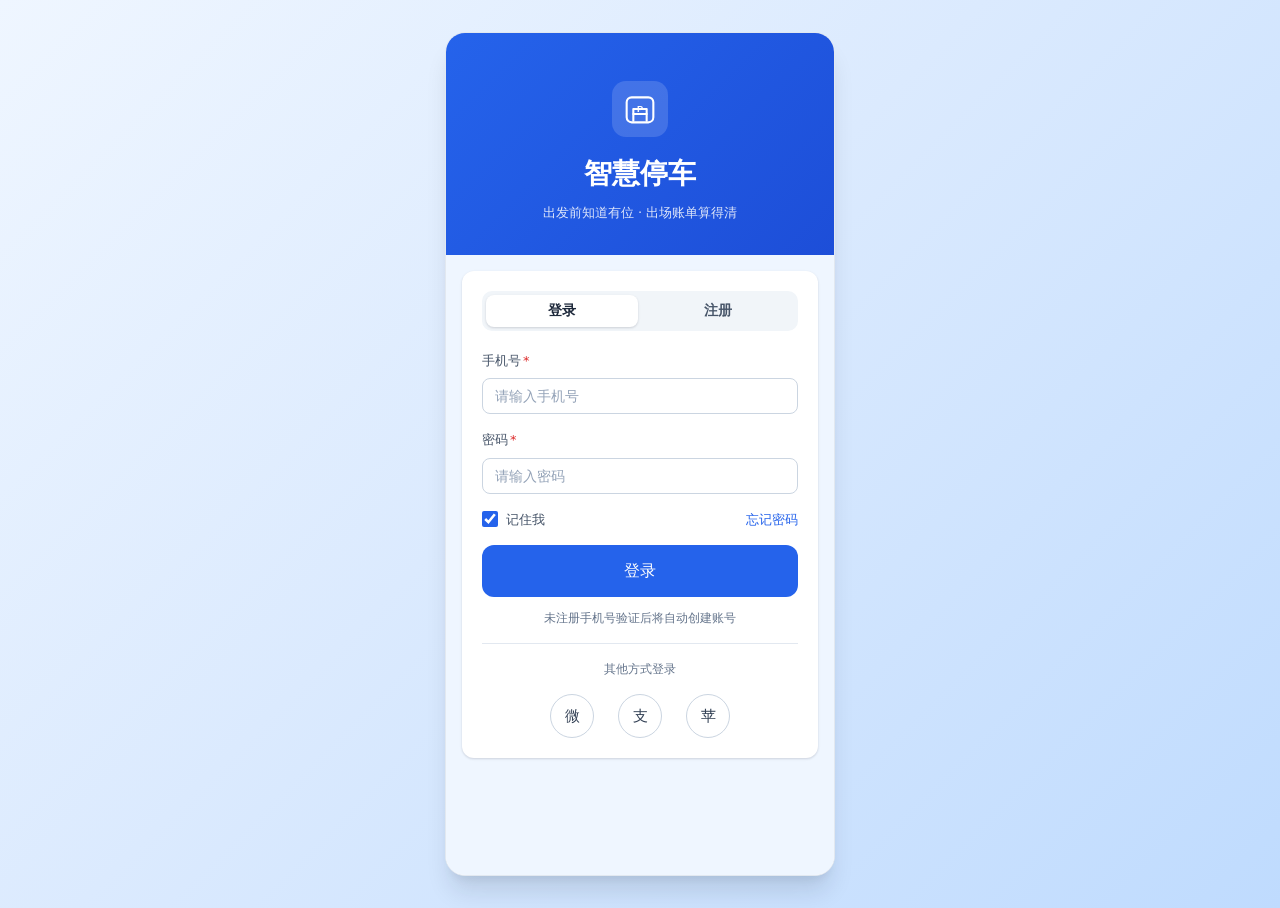
<file: static/index.html>
<!DOCTYPE html>
<html lang="zh-CN">
<head>
  <meta charset="UTF-8">
  <meta name="viewport" content="width=device-width, initial-scale=1.0">
  <title>智慧停车 · 登录/注册</title>
  <link rel="icon" href="./img/favicon.svg" type="image/svg+xml">
  <link rel="stylesheet" href="./css/common.css">
  <link rel="stylesheet" href="./css/index.css">
</head>
<body>
  <div class="viewport">
    <div class="phone-frame">
      <div class="screen">

        <!-- 品牌视觉区 -->
        <header class="brand">
          <div class="brand__logo" aria-hidden="true">
            <svg viewBox="0 0 48 48" width="40" height="40" fill="none" stroke="#fff" stroke-width="2.5" stroke-linecap="round" stroke-linejoin="round">
              <rect x="8" y="10" width="32" height="30" rx="6"/>
              <path d="M16 38V24h16v14"/>
              <path d="M16 30h16"/>
              <text x="24" y="28" font-size="11" fill="#fff" stroke="none" text-anchor="middle" font-family="sans-serif" font-weight="700">P</text>
            </svg>
          </div>
          <h1 class="brand__title">智慧停车</h1>
          <p class="brand__sub">出发前知道有位 · 出场账单算得清</p>
        </header>

        <main class="screen__main">
          <section class="card card--p5">
            <!-- 登录 / 注册 切换 -->
            <div class="segmented" id="authTabs" role="tablist">
              <button class="active" data-tab="login" role="tab">登录</button>
              <button data-tab="register" role="tab">注册</button>
            </div>

            <!-- ===== 登录面板 ===== -->
            <form id="loginForm" class="auth-form" novalidate>
              <div class="field">
                <label for="loginPhone">手机号<span class="req">*</span></label>
                <input class="input" type="tel" name="phone" id="loginPhone"
                       placeholder="请输入手机号" maxlength="11" autocomplete="username">
                <span class="err-msg"><svg width="14" height="14" viewBox="0 0 24 24" fill="currentColor"><path d="M12 2 1 21h22L12 2zm0 6 7 12H5l7-12zm-1 4v4h2v-4h-2zm0 5v2h2v-2h-2z"/></svg><span>手机号格式不正确</span></span>
              </div>
              <div class="field">
                <label for="loginPwd">密码<span class="req">*</span></label>
                <input class="input" type="password" name="password" id="loginPwd"
                       placeholder="请输入密码" autocomplete="current-password">
                <span class="err-msg"><svg width="14" height="14" viewBox="0 0 24 24" fill="currentColor"><path d="M12 2 1 21h22L12 2zm0 6 7 12H5l7-12zm-1 4v4h2v-4h-2zm0 5v2h2v-2h-2z"/></svg><span>请输入密码</span></span>
              </div>
              <div class="field field--row">
                <label class="checkbox"><input type="checkbox" name="remember" checked> 记住我</label>
                <a href="javascript:void(0)" class="text-blue text-sm">忘记密码</a>
              </div>
              <!-- 点击后调用 POST /api/login，参数为表单序列化结果 -->
              <button type="button" class="btn btn-xl btn-primary" id="btnLogin">登录</button>
              <p class="hint center mt3">未注册手机号验证后将自动创建账号</p>
            </form>

            <!-- ===== 注册面板 ===== -->
            <form id="registerForm" class="auth-form" novalidate style="display:none">
              <div class="field">
                <label for="regPhone">手机号<span class="req">*</span></label>
                <input class="input" type="tel" name="phone" id="regPhone"
                       placeholder="请输入手机号" maxlength="11" autocomplete="username">
                <span class="err-msg"><svg width="14" height="14" viewBox="0 0 24 24" fill="currentColor"><path d="M12 2 1 21h22L12 2zm0 6 7 12H5l7-12zm-1 4v4h2v-4h-2zm0 5v2h2v-2h-2z"/></svg><span>手机号格式不正确</span></span>
              </div>
              <div class="field">
                <label for="regCode">短信验证码<span class="req">*</span></label>
                <div class="field-row">
                  <input class="input" type="text" name="smsCode" id="regCode"
                         placeholder="6 位验证码" maxlength="6" inputmode="numeric">
                  <!-- 点击后调用 POST /api/sms/send，参数为 { phone } -->
                  <button type="button" class="btn btn-md btn-secondary" id="btnSendCode">获取验证码</button>
                </div>
                <span class="err-msg"><svg width="14" height="14" viewBox="0 0 24 24" fill="currentColor"><path d="M12 2 1 21h22L12 2zm0 6 7 12H5l7-12zm-1 4v4h2v-4h-2zm0 5v2h2v-2h-2z"/></svg><span>请输入 6 位验证码</span></span>
              </div>
              <div class="field">
                <label for="regPwd">设置密码<span class="req">*</span></label>
                <input class="input" type="password" name="password" id="regPwd"
                       placeholder="6–20 位字母数字组合" autocomplete="new-password">
                <span class="err-msg"><svg width="14" height="14" viewBox="0 0 24 24" fill="currentColor"><path d="M12 2 1 21h22L12 2zm0 6 7 12H5l7-12zm-1 4v4h2v-4h-2zm0 5v2h2v-2h-2z"/></svg><span>密码为 6–20 位</span></span>
              </div>
              <div class="field">
                <label class="checkbox"><input type="checkbox" name="agreement" id="regAgree"> 我已阅读并同意《用户协议》《隐私政策》</label>
                <span class="err-msg"><svg width="14" height="14" viewBox="0 0 24 24" fill="currentColor"><path d="M12 2 1 21h22L12 2zm0 6 7 12H5l7-12zm-1 4v4h2v-4h-2zm0 5v2h2v-2h-2z"/></svg><span>请先同意用户协议与隐私政策</span></span>
              </div>
              <!-- 点击后调用 POST /api/register，参数为表单序列化结果 -->
              <button type="button" class="btn btn-xl btn-primary" id="btnRegister">注册并登录</button>
            </form>

            <div class="divider"></div>
            <p class="text-xs text-tertiary center" style="text-align:center">其他方式登录</p>
            <div class="third-party">
              <button type="button" class="tp-btn" id="btnWechat" title="微信登录">微</button>
              <button type="button" class="tp-btn" id="btnAlipay" title="支付宝登录">支</button>
              <button type="button" class="tp-btn" id="btnApple"  title="Apple 登录">苹</button>
            </div>
          </section>
        </main>

      </div>
    </div>
  </div>

  <div class="toast-wrap" id="toastWrap"></div>
  <script src="./js/common.js"></script>
  <script src="./js/index.js"></script>
</body>
</html>
</file>
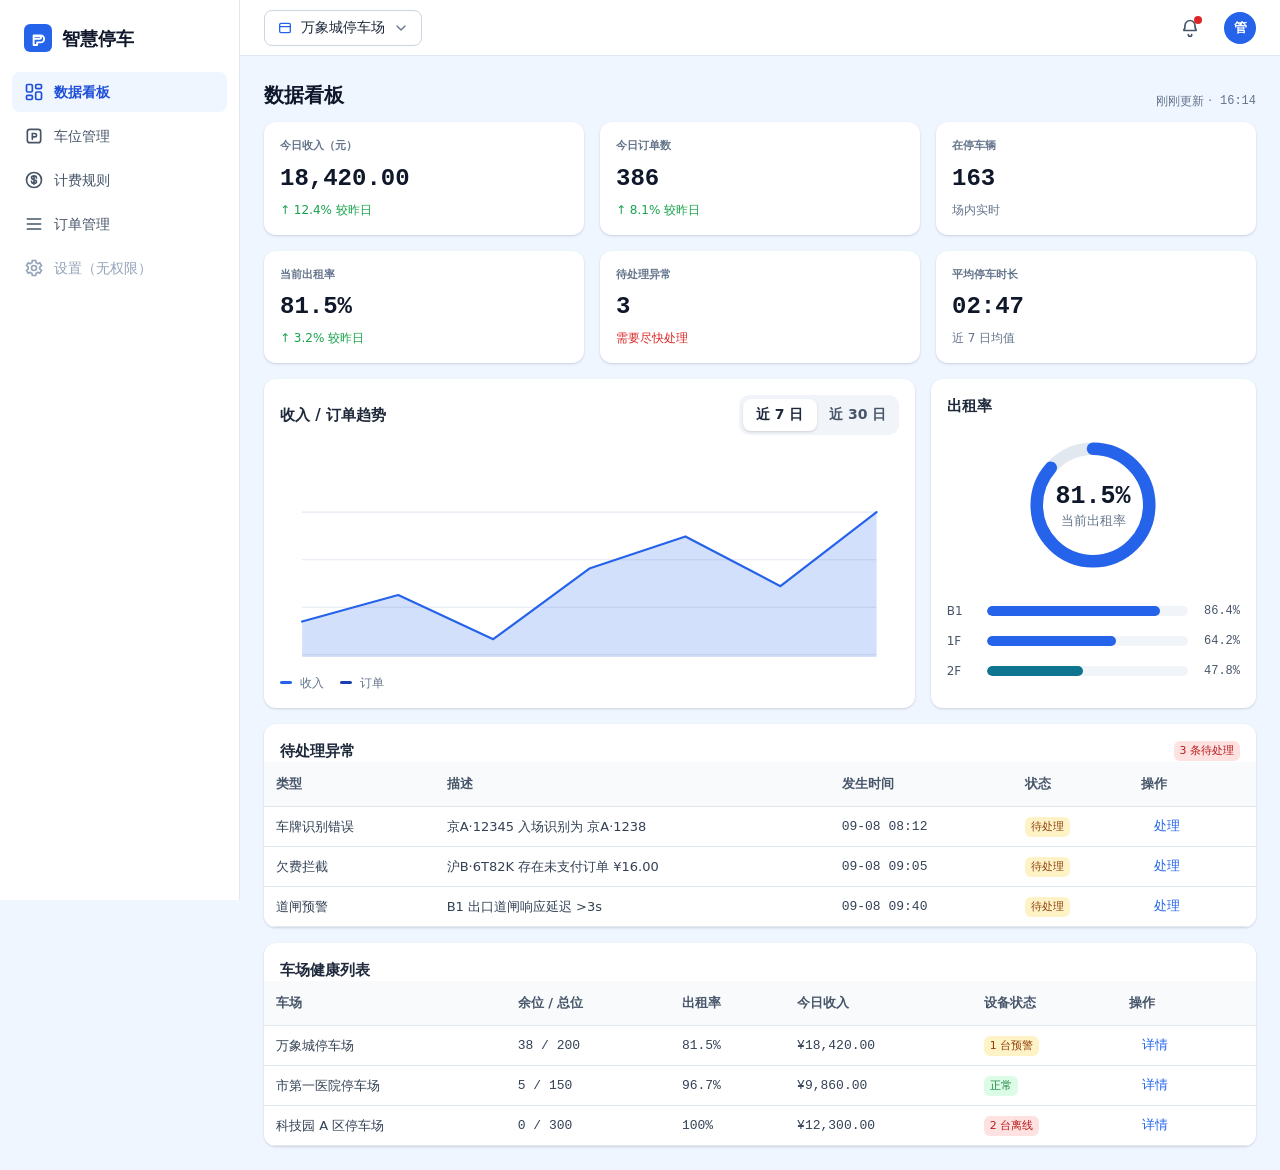
<file: static/admin-dashboard.html>
<!DOCTYPE html>
<html lang="zh-CN">
<head>
  <meta charset="UTF-8">
  <meta name="viewport" content="width=device-width, initial-scale=1.0">
  <title>智慧停车运营平台 · 数据看板</title>
  <link rel="icon" href="./img/favicon.svg" type="image/svg+xml">
  <link rel="stylesheet" href="./css/common.css">
  <link rel="stylesheet" href="./css/admin.css">
</head>
<body>
  <div class="admin-layout">
    <!-- 左侧导航 -->
    <aside class="admin-side">
      <div class="admin-logo">
        <svg viewBox="0 0 32 32"><rect width="32" height="32" rx="7" fill="#2563EB"/><path d="M11 24V13h8a4 4 0 0 1 0 8h-4v3z" fill="none" stroke="#fff" stroke-width="2.2" stroke-linejoin="round"/><path d="M11 17h7a1.5 1.5 0 0 0 0-3h-7" fill="none" stroke="#fff" stroke-width="2.2" stroke-linejoin="round"/></svg>
        智慧停车
      </div>
      <nav class="admin-nav">
        <a href="admin-dashboard.html" class="active"><svg viewBox="0 0 24 24" fill="none" stroke="currentColor" stroke-width="2" stroke-linecap="round"><rect x="3" y="3" width="7" height="9" rx="1.5"/><rect x="14" y="3" width="7" height="5" rx="1.5"/><rect x="14" y="12" width="7" height="9" rx="1.5"/><rect x="3" y="16" width="7" height="5" rx="1.5"/></svg>数据看板</a>
        <a href="admin-slots.html"><svg viewBox="0 0 24 24" fill="none" stroke="currentColor" stroke-width="2" stroke-linecap="round"><rect x="4" y="4" width="16" height="16" rx="3"/><path d="M10 16V9h3a2 2 0 0 1 0 4h-3"/></svg>车位管理</a>
        <a href="admin-pricing.html"><svg viewBox="0 0 24 24" fill="none" stroke="currentColor" stroke-width="2" stroke-linecap="round"><circle cx="12" cy="12" r="9"/><path d="M12 7v10M15 9.5c0-1.4-1.3-2.5-3-2.5s-3 1-3 2.2c0 3 6 1.6 6 4.6 0 1.2-1.3 2.2-3 2.2s-3-1.1-3-2.5"/></svg>计费规则</a>
        <a href="admin-orders.html"><svg viewBox="0 0 24 24" fill="none" stroke="currentColor" stroke-width="2" stroke-linecap="round"><path d="M4 6h16M4 12h16M4 18h16"/></svg>订单管理</a>
        <a class="disabled"><svg viewBox="0 0 24 24" fill="none" stroke="currentColor" stroke-width="2" stroke-linecap="round"><circle cx="12" cy="12" r="3"/><path d="M19 12a7 7 0 0 0-.1-1.2l2-1.6-2-3.4-2.4 1a7 7 0 0 0-2-1.2L14 3h-4l-.5 2.6a7 7 0 0 0-2 1.2l-2.4-1-2 3.4 2 1.6A7 7 0 0 0 5 12c0 .4 0 .8.1 1.2l-2 1.6 2 3.4 2.4-1a7 7 0 0 0 2 1.2L10 21h4l.5-2.6a7 7 0 0 0 2-1.2l2.4 1 2-3.4-2-1.6c.1-.4.1-.8.1-1.2z"/></svg>设置（无权限）</a>
      </nav>
    </aside>

    <div class="admin-main">
      <!-- 顶栏：全局车场切换器 -->
      <header class="admin-top">
        <button class="switcher" id="parkSwitcher">
          <svg viewBox="0 0 24 24" fill="none" stroke="currentColor" stroke-width="2" stroke-linecap="round"><rect x="4" y="5" width="16" height="14" rx="2"/><path d="M4 10h16"/></svg>
          <span id="curPark">万象城停车场</span>
          <svg viewBox="0 0 24 24" width="14" height="14" fill="none" stroke="#64748B" stroke-width="2" stroke-linecap="round" stroke-linejoin="round"><path d="m6 9 6 6 6-6"/></svg>
        </button>
        <div class="top-right">
          <span class="bell" title="消息">
            <svg width="20" height="20" viewBox="0 0 24 24" fill="none" stroke="currentColor" stroke-width="2" stroke-linecap="round"><path d="M6 9a6 6 0 1 1 12 0c0 5 2 6 2 6H4s2-1 2-6"/><path d="M10 20a2 2 0 0 0 4 0"/></svg>
            <span class="reddot"></span>
          </span>
          <span class="avatar">管</span>
        </div>
      </header>

      <main class="admin-content">
        <div class="flex center between">
          <h1 class="page-title" style="margin-bottom:12px">数据看板</h1>
          <span class="text-xs text-tertiary flex center gap2"><span class="dot-live"></span>刚刚更新 · <span class="tabular" id="updatedAt">09:00</span></span>
        </div>

        <!-- 指标卡 ×6 -->
        <div class="metric-grid" id="metricGrid">
          <div class="metric-card"><div class="metric-card__label">今日收入（元）<span class="dot-live"></span></div><div class="metric-card__value">18,420.00</div><div class="metric-card__delta text-success">↑ 12.4% 较昨日</div></div>
          <div class="metric-card"><div class="metric-card__label">今日订单数</div><div class="metric-card__value">386</div><div class="metric-card__delta text-success">↑ 8.1% 较昨日</div></div>
          <div class="metric-card"><div class="metric-card__label">在停车辆</div><div class="metric-card__value">163</div><div class="metric-card__delta text-tertiary">场内实时</div></div>
          <div class="metric-card"><div class="metric-card__label">当前出租率</div><div class="metric-card__value">81.5%</div><div class="metric-card__delta text-success">↑ 3.2% 较昨日</div></div>
          <div class="metric-card"><div class="metric-card__label">待处理异常</div><div class="metric-card__value text-danger">3</div><div class="metric-card__delta text-danger">需要尽快处理</div></div>
          <div class="metric-card"><div class="metric-card__label">平均停车时长</div><div class="metric-card__value">02:47</div><div class="metric-card__delta text-tertiary">近 7 日均值</div></div>
        </div>

        <!-- 趋势图 + 出租率 -->
        <div class="chart-grid">
          <div class="chart-card">
            <div class="chart-card__head">
              <span class="chart-card__title">收入 / 订单趋势</span>
              <div class="segmented" style="width:160px" id="trendTabs">
                <button class="active" data-range="7d">近 7 日</button>
                <button data-range="30d">近 30 日</button>
              </div>
            </div>
            <!-- 收入折线（SVG 手绘，单色 + 20% 面积渐变，无数据标签） -->
            <svg id="trendChart" viewBox="0 0 560 200" style="width:100%;height:auto">
              <line x1="20" y1="59"  x2="540" y2="59"  stroke="#E2E8F0"/>
              <line x1="20" y1="102" x2="540" y2="102" stroke="#E2E8F0"/>
              <line x1="20" y1="145" x2="540" y2="145" stroke="#E2E8F0"/>
              <line x1="20" y1="188" x2="540" y2="188" stroke="#E2E8F0"/>
              <path id="areaPath" d="M20,158 L107,134 L193,174 L280,110 L367,81 L453,126 L540,59 L540,190 L20,190 Z" fill="rgba(37,99,235,.20)"/>
              <path id="linePath" d="M20,158 L107,134 L193,174 L280,110 L367,81 L453,126 L540,59" fill="none" stroke="#2563EB" stroke-width="2" stroke-linecap="round" stroke-linejoin="round"/>
            </svg>
            <div class="flex gap4 text-xs text-tertiary">
              <span class="flex center gap2"><span style="width:12px;height:3px;background:#2563EB;border-radius:2px"></span>收入</span>
              <span class="flex center gap2"><span style="width:12px;height:3px;background:#1E40AF;border-radius:2px"></span>订单</span>
            </div>
          </div>

          <div class="chart-card">
            <div class="chart-card__head"><span class="chart-card__title">出租率</span></div>
            <div style="display:flex;justify-content:center">
              <svg viewBox="0 0 120 120" style="width:150px;height:150px">
                <circle cx="60" cy="60" r="45" stroke="#E2E8F0" stroke-width="10" fill="none"/>
                <circle cx="60" cy="60" r="45" stroke="#2563EB" stroke-width="10" fill="none" stroke-linecap="round" stroke-dasharray="244.2 282.7" transform="rotate(-90 60 60)"/>
                <text x="60" y="58" text-anchor="middle" font-size="20" font-weight="700" fill="#0F172A" font-family="monospace">81.5%</text>
                <text x="60" y="76" text-anchor="middle" font-size="10" fill="#64748B">当前出租率</text>
              </svg>
            </div>
            <div class="mt4">
              <div class="bar-row"><span style="width:32px">B1</span><div class="bar-track"><div class="bar-fill" style="width:86%"></div></div><span class="bar-val">86.4%</span></div>
              <div class="bar-row"><span style="width:32px">1F</span><div class="bar-track"><div class="bar-fill" style="width:64%;background:#2563EB"></div></div><span class="bar-val">64.2%</span></div>
              <div class="bar-row"><span style="width:32px">2F</span><div class="bar-track"><div class="bar-fill" style="width:48%;background:#0E7490"></div></div><span class="bar-val">47.8%</span></div>
            </div>
          </div>
        </div>

        <!-- 待处理异常 -->
        <div class="tbl-wrap" style="margin-top:16px">
          <div style="padding:16px 16px 0" class="flex center between">
            <span class="chart-card__title">待处理异常</span>
            <span class="badge badge-danger badge-sm">3 条待处理</span>
          </div>
          <table class="tbl">
            <thead><tr><th>类型</th><th>描述</th><th>发生时间</th><th>状态</th><th>操作</th></tr></thead>
            <tbody>
              <tr><td>车牌识别错误</td><td>京A·12345 入场识别为 京A·1238</td><td class="tabular">09-08 08:12</td><td><span class="badge badge-warning badge-sm">待处理</span></td><td><button class="btn btn-sm btn-text" data-act="handle">处理</button></td></tr>
              <tr><td>欠费拦截</td><td>沪B·6T82K 存在未支付订单 ¥16.00</td><td class="tabular">09-08 09:05</td><td><span class="badge badge-warning badge-sm">待处理</span></td><td><button class="btn btn-sm btn-text" data-act="handle">处理</button></td></tr>
              <tr><td>道闸预警</td><td>B1 出口道闸响应延迟 &gt;3s</td><td class="tabular">09-08 09:40</td><td><span class="badge badge-warning badge-sm">待处理</span></td><td><button class="btn btn-sm btn-text" data-act="handle">处理</button></td></tr>
            </tbody>
          </table>
        </div>

        <!-- 车场健康列表 -->
        <div class="tbl-wrap">
          <div style="padding:16px 16px 0"><span class="chart-card__title">车场健康列表</span></div>
          <table class="tbl" id="healthTbl">
            <thead><tr><th>车场</th><th>余位 / 总位</th><th>出租率</th><th>今日收入</th><th>设备状态</th><th>操作</th></tr></thead>
            <tbody>
              <tr><td>万象城停车场</td><td class="tabular">38 / 200</td><td class="tabular">81.5%</td><td class="tabular">¥18,420.00</td><td><span class="badge badge-warning badge-sm">1 台预警</span></td><td><button class="btn btn-sm btn-text" data-act="detail">详情</button></td></tr>
              <tr><td>市第一医院停车场</td><td class="tabular">5 / 150</td><td class="tabular">96.7%</td><td class="tabular">¥9,860.00</td><td><span class="badge badge-success badge-sm">正常</span></td><td><button class="btn btn-sm btn-text" data-act="detail">详情</button></td></tr>
              <tr><td>科技园 A 区停车场</td><td class="tabular">0 / 300</td><td class="tabular">100%</td><td class="tabular">¥12,300.00</td><td><span class="badge badge-danger badge-sm">2 台离线</span></td><td><button class="btn btn-sm btn-text" data-act="detail">详情</button></td></tr>
            </tbody>
          </table>
        </div>
      </main>
    </div>
  </div>

  <div class="toast-wrap" id="toastWrap"></div>
  <script src="./js/common.js"></script>
  <script src="./js/admin-dashboard.js"></script>
</body>
</html>
</file>
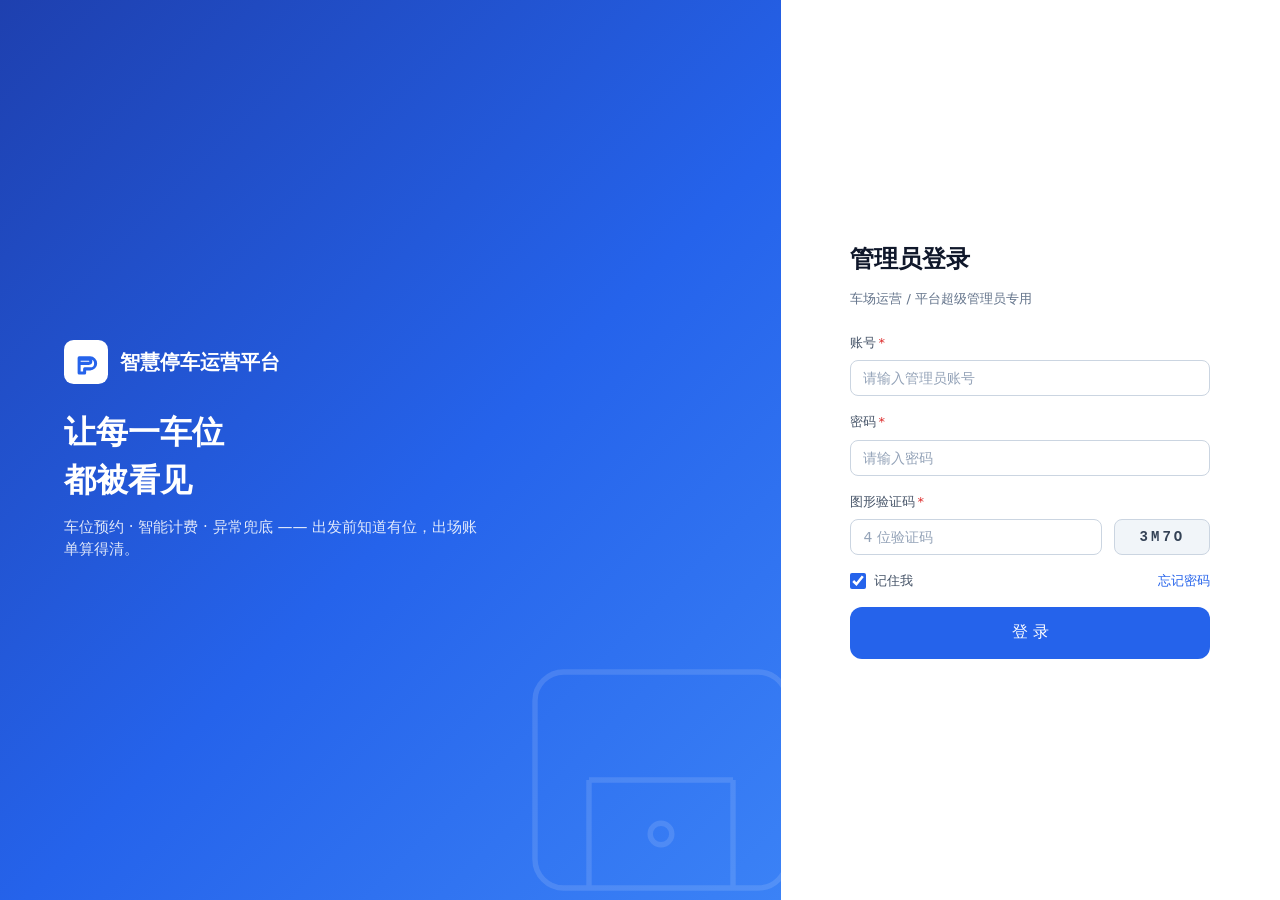
<file: static/admin-login.html>
<!DOCTYPE html>
<html lang="zh-CN">
<head>
  <meta charset="UTF-8">
  <meta name="viewport" content="width=device-width, initial-scale=1.0">
  <title>智慧停车运营平台 · 登录</title>
  <link rel="icon" href="./img/favicon.svg" type="image/svg+xml">
  <link rel="stylesheet" href="./css/common.css">
  <link rel="stylesheet" href="./css/admin.css">
</head>
<body>
  <div class="login-split">
    <!-- 左侧品牌视觉区 -->
    <div class="login-brand">
      <div class="flex center gap3">
        <svg width="44" height="44" viewBox="0 0 32 32"><rect width="32" height="32" rx="7" fill="#fff"/><path d="M11 24V13h8a4 4 0 0 1 0 8h-4v3z" fill="none" stroke="#2563EB" stroke-width="2.2" stroke-linejoin="round"/><path d="M11 17h7a1.5 1.5 0 0 0 0-3h-7" fill="none" stroke="#2563EB" stroke-width="2.2" stroke-linejoin="round"/></svg>
        <span style="font-size:20px;font-weight:700">智慧停车运营平台</span>
      </div>
      <h1>让每一车位<br>都被看见</h1>
      <p>车位预约 · 智能计费 · 异常兜底 —— 出发前知道有位，出场账单算得清。</p>
      <svg class="deco" viewBox="0 0 200 200" fill="none" stroke="#fff" stroke-width="3">
        <rect x="30" y="40" width="140" height="120" rx="16"/>
        <path d="M60 160v-60M140 160v-60M60 100h80"/>
        <circle cx="100" cy="130" r="6"/>
      </svg>
    </div>

    <!-- 右侧登录卡 -->
    <div class="login-panel">
      <form class="login-card" id="adminLoginForm" novalidate>
        <h2 style="font-size:24px;font-weight:700;color:var(--n-900)">管理员登录</h2>
        <p class="text-sm text-tertiary mt3" style="margin-bottom:24px">车场运营 / 平台超级管理员专用</p>

        <div class="field">
          <label for="accAccount">账号<span class="req">*</span></label>
          <input class="input" type="text" name="account" id="accAccount" placeholder="请输入管理员账号" autocomplete="username">
          <span class="err-msg"><svg width="14" height="14" viewBox="0 0 24 24" fill="currentColor"><path d="M12 2 1 21h22L12 2zm0 6 7 12H5l7-12zm-1 4v4h2v-4h-2zm0 5v2h2v-2h-2z"/></svg><span>请输入账号</span></span>
        </div>
        <div class="field">
          <label for="accPwd">密码<span class="req">*</span></label>
          <input class="input" type="password" name="password" id="accPwd" placeholder="请输入密码" autocomplete="current-password">
          <span class="err-msg"><svg width="14" height="14" viewBox="0 0 24 24" fill="currentColor"><path d="M12 2 1 21h22L12 2zm0 6 7 12H5l7-12zm-1 4v4h2v-4h-2zm0 5v2h2v-2h-2z"/></svg><span>请输入密码</span></span>
        </div>
        <div class="field">
          <label for="accCaptcha">图形验证码<span class="req">*</span></label>
          <div class="field-row">
            <input class="input" type="text" name="captcha" id="accCaptcha" placeholder="4 位验证码" maxlength="4" style="flex:1">
            <!-- 点击刷新验证码（演示为前端随机串） -->
            <span class="captcha-img" id="captchaImg" title="点击刷新">A7X9</span>
          </div>
          <span class="err-msg"><svg width="14" height="14" viewBox="0 0 24 24" fill="currentColor"><path d="M12 2 1 21h22L12 2zm0 6 7 12H5l7-12zm-1 4v4h2v-4h-2zm0 5v2h2v-2h-2z"/></svg><span>验证码错误</span></span>
        </div>

        <div class="field field--row" style="flex-direction:row;align-items:center;justify-content:space-between">
          <label class="checkbox" style="display:inline-flex;align-items:center;gap:8px;font-size:13px;color:var(--n-500);cursor:pointer">
            <input type="checkbox" name="remember" checked style="width:16px;height:16px;accent-color:var(--blue-600)"> 记住我
          </label>
          <a href="javascript:void(0)" class="text-blue text-sm">忘记密码</a>
        </div>

        <!-- 点击后调用 POST /api/admin/login，参数为表单序列化结果 -->
        <button type="button" class="btn btn-xl btn-primary" id="btnAdminLogin">登 录</button>
      </form>
    </div>
  </div>

  <div class="toast-wrap" id="toastWrap"></div>
  <script src="./js/common.js"></script>
  <script src="./js/admin-login.js"></script>
</body>
</html>
</file>
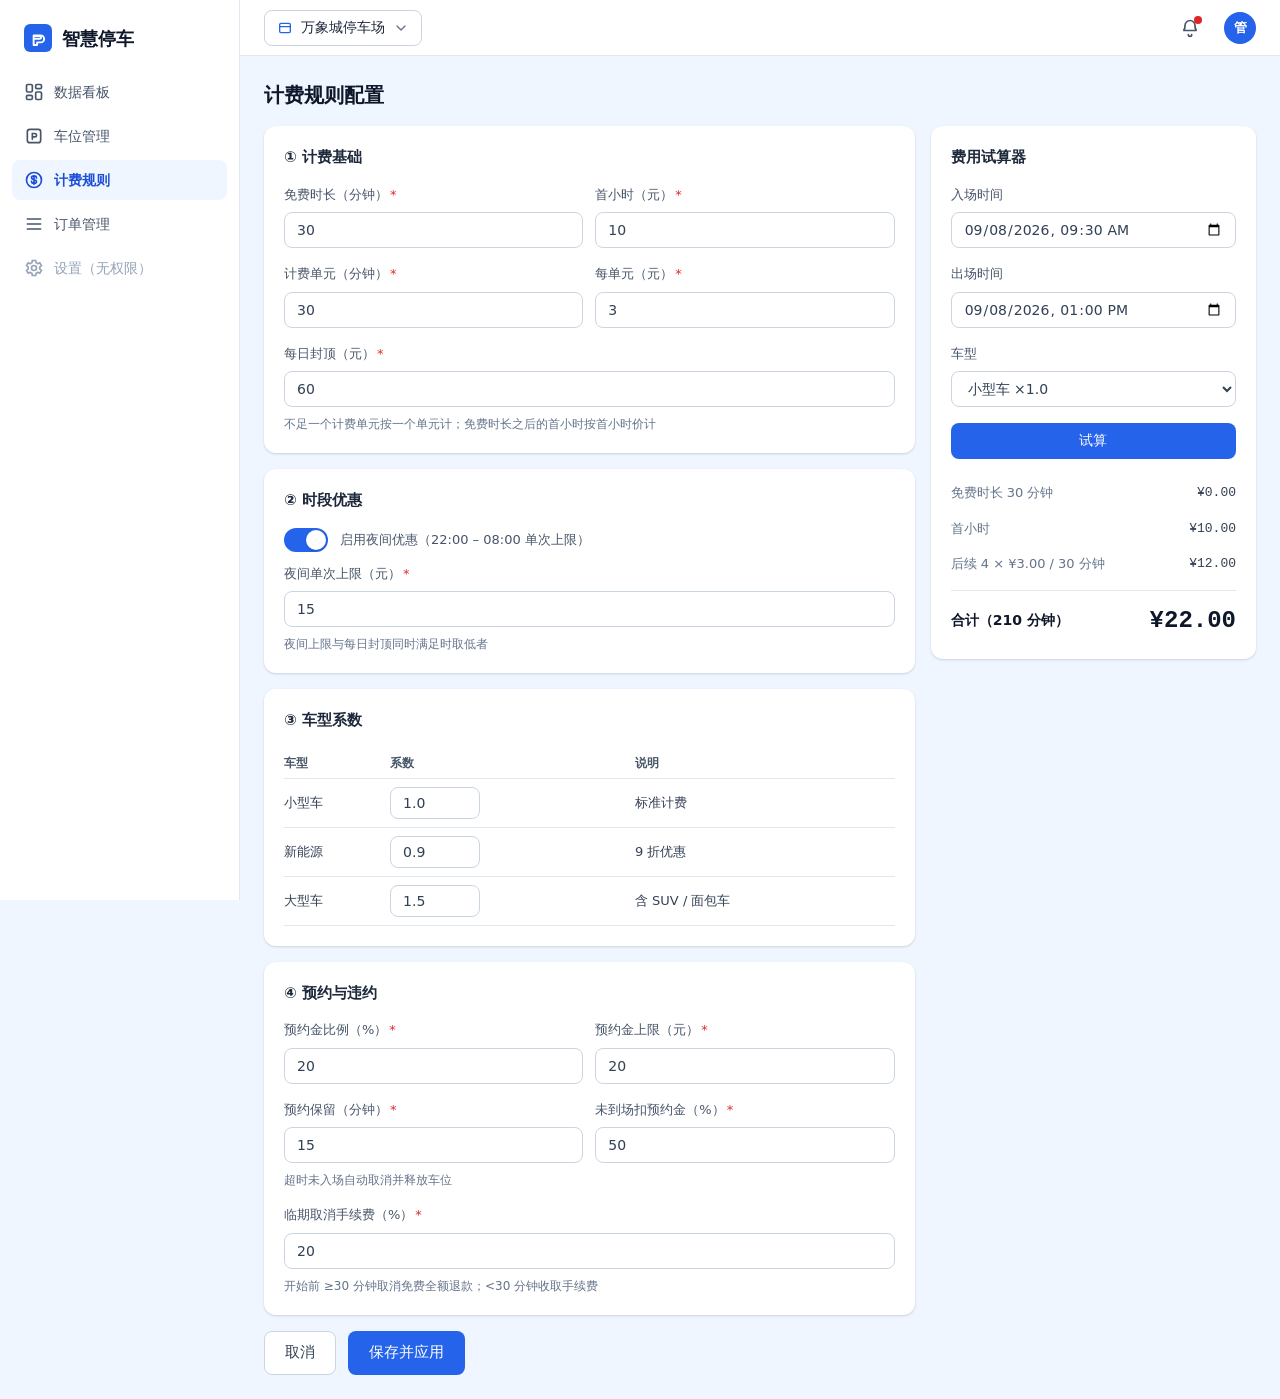
<file: static/admin-pricing.html>
<!DOCTYPE html>
<html lang="zh-CN">
<head>
  <meta charset="UTF-8">
  <meta name="viewport" content="width=device-width, initial-scale=1.0">
  <title>智慧停车运营平台 · 计费规则</title>
  <link rel="icon" href="./img/favicon.svg" type="image/svg+xml">
  <link rel="stylesheet" href="./css/common.css">
  <link rel="stylesheet" href="./css/admin.css">
</head>
<body>
  <div class="admin-layout">
    <aside class="admin-side">
      <div class="admin-logo">
        <svg viewBox="0 0 32 32"><rect width="32" height="32" rx="7" fill="#2563EB"/><path d="M11 24V13h8a4 4 0 0 1 0 8h-4v3z" fill="none" stroke="#fff" stroke-width="2.2" stroke-linejoin="round"/><path d="M11 17h7a1.5 1.5 0 0 0 0-3h-7" fill="none" stroke="#fff" stroke-width="2.2" stroke-linejoin="round"/></svg>
        智慧停车
      </div>
      <nav class="admin-nav">
        <a href="admin-dashboard.html"><svg viewBox="0 0 24 24" fill="none" stroke="currentColor" stroke-width="2" stroke-linecap="round"><rect x="3" y="3" width="7" height="9" rx="1.5"/><rect x="14" y="3" width="7" height="5" rx="1.5"/><rect x="14" y="12" width="7" height="9" rx="1.5"/><rect x="3" y="16" width="7" height="5" rx="1.5"/></svg>数据看板</a>
        <a href="admin-slots.html"><svg viewBox="0 0 24 24" fill="none" stroke="currentColor" stroke-width="2" stroke-linecap="round"><rect x="4" y="4" width="16" height="16" rx="3"/><path d="M10 16V9h3a2 2 0 0 1 0 4h-3"/></svg>车位管理</a>
        <a href="admin-pricing.html" class="active"><svg viewBox="0 0 24 24" fill="none" stroke="currentColor" stroke-width="2" stroke-linecap="round"><circle cx="12" cy="12" r="9"/><path d="M12 7v10M15 9.5c0-1.4-1.3-2.5-3-2.5s-3 1-3 2.2c0 3 6 1.6 6 4.6 0 1.2-1.3 2.2-3 2.2s-3-1.1-3-2.5"/></svg>计费规则</a>
        <a href="admin-orders.html"><svg viewBox="0 0 24 24" fill="none" stroke="currentColor" stroke-width="2" stroke-linecap="round"><path d="M4 6h16M4 12h16M4 18h16"/></svg>订单管理</a>
        <a class="disabled"><svg viewBox="0 0 24 24" fill="none" stroke="currentColor" stroke-width="2" stroke-linecap="round"><circle cx="12" cy="12" r="3"/><path d="M19 12a7 7 0 0 0-.1-1.2l2-1.6-2-3.4-2.4 1a7 7 0 0 0-2-1.2L14 3h-4l-.5 2.6a7 7 0 0 0-2 1.2l-2.4-1-2 3.4 2 1.6A7 7 0 0 0 5 12c0 .4 0 .8.1 1.2l-2 1.6 2 3.4 2.4-1a7 7 0 0 0 2 1.2L10 21h4l.5-2.6a7 7 0 0 0 2-1.2l2.4 1 2-3.4-2-1.6c.1-.4.1-.8.1-1.2z"/></svg>设置（无权限）</a>
      </nav>
    </aside>

    <div class="admin-main">
      <header class="admin-top">
        <button class="switcher" id="parkSwitcher">
          <svg viewBox="0 0 24 24" fill="none" stroke="currentColor" stroke-width="2" stroke-linecap="round"><rect x="4" y="5" width="16" height="14" rx="2"/><path d="M4 10h16"/></svg>
          <span id="curPark">万象城停车场</span>
          <svg viewBox="0 0 24 24" width="14" height="14" fill="none" stroke="#64748B" stroke-width="2" stroke-linecap="round" stroke-linejoin="round"><path d="m6 9 6 6 6-6"/></svg>
        </button>
        <div class="top-right">
          <span class="bell" title="消息"><svg width="20" height="20" viewBox="0 0 24 24" fill="none" stroke="currentColor" stroke-width="2" stroke-linecap="round"><path d="M6 9a6 6 0 1 1 12 0c0 5 2 6 2 6H4s2-1 2-6"/><path d="M10 20a2 2 0 0 0 4 0"/></svg><span class="reddot"></span></span>
          <span class="avatar">管</span>
        </div>
      </header>

      <main class="admin-content">
        <h1 class="page-title">计费规则配置</h1>

        <form id="pricingForm">
        <div class="pricing-grid">
          <!-- 左：四段表单 -->
          <div>
            <!-- ① 计费基础 -->
            <div class="form-section">
              <div class="form-section__title">① 计费基础</div>
              <div class="field-row">
                <div class="field">
                  <label for="freeMinutes">免费时长（分钟）<span class="req">*</span></label>
                  <input class="input" type="number" name="freeMinutes" id="freeMinutes" value="30" min="0">
                  <span class="err-msg">请输入 ≥0 的整数</span>
                </div>
                <div class="field">
                  <label for="firstHourPrice">首小时（元）<span class="req">*</span></label>
                  <input class="input" type="number" name="firstHourPrice" id="firstHourPrice" value="10" min="0" step="0.5">
                  <span class="err-msg">请输入 ≥0 的金额</span>
                </div>
              </div>
              <div class="field-row">
                <div class="field">
                  <label for="unitMinutes">计费单元（分钟）<span class="req">*</span></label>
                  <input class="input" type="number" name="unitMinutes" id="unitMinutes" value="30" min="1">
                  <span class="err-msg">请输入 ≥1 的整数</span>
                </div>
                <div class="field">
                  <label for="unitPrice">每单元（元）<span class="req">*</span></label>
                  <input class="input" type="number" name="unitPrice" id="unitPrice" value="3" min="0" step="0.5">
                  <span class="err-msg">请输入 ≥0 的金额</span>
                </div>
              </div>
              <div class="field" style="margin-bottom:0">
                <label for="dailyCap">每日封顶（元）<span class="req">*</span></label>
                <input class="input" type="number" name="dailyCap" id="dailyCap" value="60" min="0">
                <span class="hint">不足一个计费单元按一个单元计；免费时长之后的首小时按首小时价计</span>
                <span class="err-msg">请输入 ≥0 的金额</span>
              </div>
            </div>

            <!-- ② 时段优惠 -->
            <div class="form-section">
              <div class="form-section__title">② 时段优惠</div>
              <div class="flex center gap3 mb3">
                <label class="switch">
                  <input type="checkbox" name="nightEnabled" id="nightEnabled" checked>
                  <span class="slider"></span>
                </label>
                <span class="text-sm text-secondary">启用夜间优惠（22:00 – 08:00 单次上限）</span>
              </div>
              <div class="field" style="margin-bottom:0">
                <label for="nightCap">夜间单次上限（元）<span class="req">*</span></label>
                <input class="input" type="number" name="nightCap" id="nightCap" value="15" min="0">
                <span class="hint">夜间上限与每日封顶同时满足时取低者</span>
              </div>
            </div>

            <!-- ③ 车型系数 -->
            <div class="form-section">
              <div class="form-section__title">③ 车型系数</div>
              <table class="coef-tbl">
                <thead><tr><th>车型</th><th>系数</th><th>说明</th></tr></thead>
                <tbody>
                  <tr><td>小型车</td><td><input class="input" type="number" name="coefSmall" value="1.0" step="0.1" min="0" style="width:90px;height:32px"></td><td class="text-tertiary text-xs">标准计费</td></tr>
                  <tr><td>新能源</td><td><input class="input" type="number" name="coefNewEnergy" value="0.9" step="0.1" min="0" style="width:90px;height:32px"></td><td class="text-tertiary text-xs">9 折优惠</td></tr>
                  <tr><td>大型车</td><td><input class="input" type="number" name="coefLarge" value="1.5" step="0.1" min="0" style="width:90px;height:32px"></td><td class="text-tertiary text-xs">含 SUV / 面包车</td></tr>
                </tbody>
              </table>
            </div>

            <!-- ④ 预约与违约 -->
            <div class="form-section">
              <div class="form-section__title">④ 预约与违约</div>
              <div class="field-row">
                <div class="field">
                  <label for="depositPercent">预约金比例（%）<span class="req">*</span></label>
                  <input class="input" type="number" name="depositPercent" id="depositPercent" value="20" min="0" max="100">
                </div>
                <div class="field">
                  <label for="depositCap">预约金上限（元）<span class="req">*</span></label>
                  <input class="input" type="number" name="depositCap" id="depositCap" value="20" min="0">
                </div>
              </div>
              <div class="field-row">
                <div class="field">
                  <label for="keepMinutes">预约保留（分钟）<span class="req">*</span></label>
                  <input class="input" type="number" name="keepMinutes" id="keepMinutes" value="15" min="0">
                  <span class="hint">超时未入场自动取消并释放车位</span>
                </div>
                <div class="field">
                  <label for="noshowFeePercent">未到场扣预约金（%）<span class="req">*</span></label>
                  <input class="input" type="number" name="noshowFeePercent" id="noshowFeePercent" value="50" min="0" max="100">
                </div>
              </div>
              <div class="field" style="margin-bottom:0">
                <label for="cancelFeePercent">临期取消手续费（%）<span class="req">*</span></label>
                <input class="input" type="number" name="cancelFeePercent" id="cancelFeePercent" value="20" min="0" max="100">
                <span class="hint">开始前 ≥30 分钟取消免费全额退款；&lt;30 分钟收取手续费</span>
              </div>
            </div>

            <div class="flex gap3 mt4">
              <button type="button" class="btn btn-lg btn-secondary" id="btnReset">取消</button>
              <!-- 点击后调用 POST /api/admin/pricing/save，参数为表单序列化结果 -->
              <button type="button" class="btn btn-lg btn-primary" id="btnSavePricing">保存并应用</button>
            </div>
          </div>

          <!-- 右：常驻费用试算器 -->
          <div class="calc-card">
            <div class="form-section__title">费用试算器</div>
            <div class="field">
              <label for="calcStart">入场时间</label>
              <input class="input" type="datetime-local" id="calcStart" value="2026-09-08T09:30">
            </div>
            <div class="field">
              <label for="calcEnd">出场时间</label>
              <input class="input" type="datetime-local" id="calcEnd" value="2026-09-08T13:00">
            </div>
            <div class="field">
              <label for="calcCarType">车型</label>
              <select class="select" id="calcCarType">
                <option value="1">小型车 ×1.0</option>
                <option value="0.9">新能源 ×0.9</option>
                <option value="1.5">大型车 ×1.5</option>
              </select>
            </div>
            <button type="button" class="btn btn-md btn-primary" id="btnCalc" style="width:100%">试算</button>

            <div id="calcResult" class="mt4">
              <div class="calc-row"><span class="text-tertiary">免费时长 30 分钟</span><span class="tabular">¥0.00</span></div>
              <div class="calc-row"><span class="text-tertiary">首小时</span><span class="tabular">¥10.00</span></div>
              <div class="calc-row"><span class="text-tertiary">后续 4 × ¥3.00</span><span class="tabular">¥12.00</span></div>
              <div class="calc-row"><span class="text-tertiary">车型系数</span><span class="tabular">¥0.00</span></div>
              <div class="calc-total">
                <span class="fw600">合计</span>
                <span class="amt">¥22.00</span>
              </div>
              <div class="mt3" id="calcCapNote" style="display:none"><span class="cap-hit">已达封顶</span> <span class="text-xs text-tertiary" id="calcCapText"></span></div>
            </div>
          </div>
        </div>
        </form>
      </main>
    </div>
  </div>

  <div class="toast-wrap" id="toastWrap"></div>
  <script src="./js/common.js"></script>
  <script src="./js/admin-pricing.js"></script>
</body>
</html>
</file>
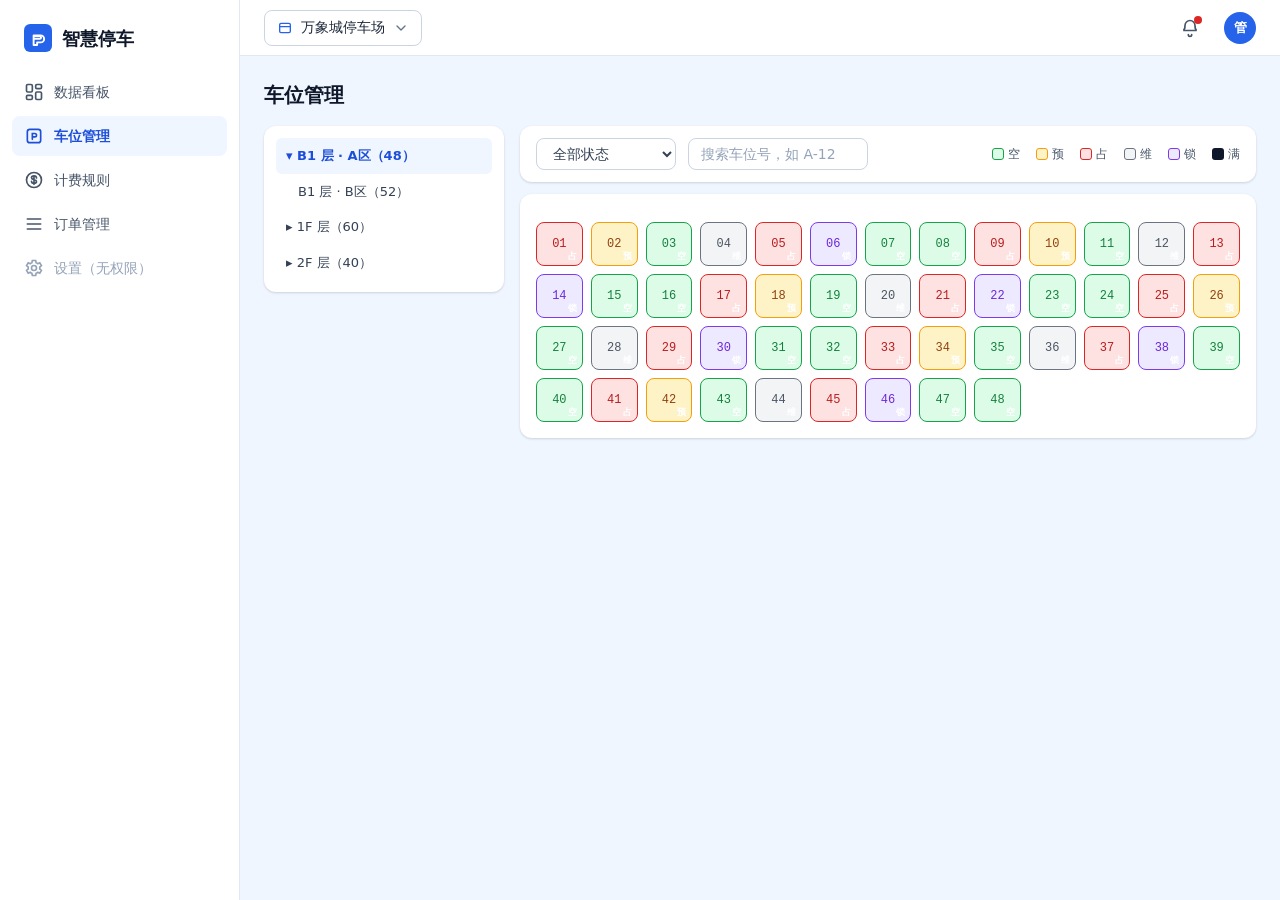
<file: static/admin-slots.html>
<!DOCTYPE html>
<html lang="zh-CN">
<head>
  <meta charset="UTF-8">
  <meta name="viewport" content="width=device-width, initial-scale=1.0">
  <title>智慧停车运营平台 · 车位管理</title>
  <link rel="icon" href="./img/favicon.svg" type="image/svg+xml">
  <link rel="stylesheet" href="./css/common.css">
  <link rel="stylesheet" href="./css/admin.css">
</head>
<body>
  <div class="admin-layout">
    <aside class="admin-side">
      <div class="admin-logo">
        <svg viewBox="0 0 32 32"><rect width="32" height="32" rx="7" fill="#2563EB"/><path d="M11 24V13h8a4 4 0 0 1 0 8h-4v3z" fill="none" stroke="#fff" stroke-width="2.2" stroke-linejoin="round"/><path d="M11 17h7a1.5 1.5 0 0 0 0-3h-7" fill="none" stroke="#fff" stroke-width="2.2" stroke-linejoin="round"/></svg>
        智慧停车
      </div>
      <nav class="admin-nav">
        <a href="admin-dashboard.html"><svg viewBox="0 0 24 24" fill="none" stroke="currentColor" stroke-width="2" stroke-linecap="round"><rect x="3" y="3" width="7" height="9" rx="1.5"/><rect x="14" y="3" width="7" height="5" rx="1.5"/><rect x="14" y="12" width="7" height="9" rx="1.5"/><rect x="3" y="16" width="7" height="5" rx="1.5"/></svg>数据看板</a>
        <a href="admin-slots.html" class="active"><svg viewBox="0 0 24 24" fill="none" stroke="currentColor" stroke-width="2" stroke-linecap="round"><rect x="4" y="4" width="16" height="16" rx="3"/><path d="M10 16V9h3a2 2 0 0 1 0 4h-3"/></svg>车位管理</a>
        <a href="admin-pricing.html"><svg viewBox="0 0 24 24" fill="none" stroke="currentColor" stroke-width="2" stroke-linecap="round"><circle cx="12" cy="12" r="9"/><path d="M12 7v10M15 9.5c0-1.4-1.3-2.5-3-2.5s-3 1-3 2.2c0 3 6 1.6 6 4.6 0 1.2-1.3 2.2-3 2.2s-3-1.1-3-2.5"/></svg>计费规则</a>
        <a href="admin-orders.html"><svg viewBox="0 0 24 24" fill="none" stroke="currentColor" stroke-width="2" stroke-linecap="round"><path d="M4 6h16M4 12h16M4 18h16"/></svg>订单管理</a>
        <a class="disabled"><svg viewBox="0 0 24 24" fill="none" stroke="currentColor" stroke-width="2" stroke-linecap="round"><circle cx="12" cy="12" r="3"/><path d="M19 12a7 7 0 0 0-.1-1.2l2-1.6-2-3.4-2.4 1a7 7 0 0 0-2-1.2L14 3h-4l-.5 2.6a7 7 0 0 0-2 1.2l-2.4-1-2 3.4 2 1.6A7 7 0 0 0 5 12c0 .4 0 .8.1 1.2l-2 1.6 2 3.4 2.4-1a7 7 0 0 0 2 1.2L10 21h4l.5-2.6a7 7 0 0 0 2-1.2l2.4 1 2-3.4-2-1.6c.1-.4.1-.8.1-1.2z"/></svg>设置（无权限）</a>
      </nav>
    </aside>

    <div class="admin-main">
      <header class="admin-top">
        <button class="switcher" id="parkSwitcher">
          <svg viewBox="0 0 24 24" fill="none" stroke="currentColor" stroke-width="2" stroke-linecap="round"><rect x="4" y="5" width="16" height="14" rx="2"/><path d="M4 10h16"/></svg>
          <span id="curPark">万象城停车场</span>
          <svg viewBox="0 0 24 24" width="14" height="14" fill="none" stroke="#64748B" stroke-width="2" stroke-linecap="round" stroke-linejoin="round"><path d="m6 9 6 6 6-6"/></svg>
        </button>
        <div class="top-right">
          <span class="bell" title="消息"><svg width="20" height="20" viewBox="0 0 24 24" fill="none" stroke="currentColor" stroke-width="2" stroke-linecap="round"><path d="M6 9a6 6 0 1 1 12 0c0 5 2 6 2 6H4s2-1 2-6"/><path d="M10 20a2 2 0 0 0 4 0"/></svg><span class="reddot"></span></span>
          <span class="avatar">管</span>
        </div>
      </header>

      <main class="admin-content">
        <h1 class="page-title">车位管理</h1>

        <div class="slots-grid2">
          <!-- 分区 / 楼层树 -->
          <div class="tree" id="areaTree">
            <div class="tree__item active" data-area="B1-A">▾ B1 层 · A区（48）</div>
            <div class="tree__item tree__sub" data-area="B1-B">B1 层 · B区（52）</div>
            <div class="tree__item" data-area="1F">▸ 1F 层（60）</div>
            <div class="tree__item" data-area="2F">▸ 2F 层（40）</div>
          </div>

          <!-- 工具条 + 图例 + 矩阵 -->
          <div>
            <div class="card" style="padding:12px 16px">
              <div class="flex center gap3" style="flex-wrap:wrap">
                <select class="select" id="statusFilter" style="width:140px;height:32px">
                  <option value="all">全部状态</option>
                  <option value="free">空闲</option>
                  <option value="reserved">已预约</option>
                  <option value="occupied">占用中</option>
                  <option value="maintain">维保中</option>
                  <option value="locked">已锁定</option>
                  <option value="full">已满场</option>
                </select>
                <input class="input" id="slotSearch" placeholder="搜索车位号，如 A-12" style="width:180px;height:32px">
                <div class="legend" style="margin-left:auto">
                  <span class="legend__item"><span class="legend__sw" style="background:var(--slot-free-fill);border:1px solid var(--slot-free-border)"></span>空</span>
                  <span class="legend__item"><span class="legend__sw" style="background:var(--slot-reserved-fill);border:1px solid var(--slot-reserved-border)"></span>预</span>
                  <span class="legend__item"><span class="legend__sw" style="background:var(--slot-occupied-fill);border:1px solid var(--slot-occupied-border)"></span>占</span>
                  <span class="legend__item"><span class="legend__sw" style="background:var(--slot-maintain-fill);border:1px solid var(--slot-maintain-border)"></span>维</span>
                  <span class="legend__item"><span class="legend__sw" style="background:var(--slot-locked-fill);border:1px solid var(--slot-locked-border)"></span>锁</span>
                  <span class="legend__item"><span class="legend__sw" style="background:var(--slot-full-fill)"></span>满</span>
                </div>
              </div>
            </div>

            <!-- 车位矩阵（JS 渲染，颜色 + 角标双编码） -->
            <div class="card" style="margin-top:12px;padding:16px">
              <div class="slot-matrix" id="slotMatrix"></div>
            </div>
          </div>
        </div>
      </main>
    </div>
  </div>

  <!-- 吸底批量操作条 -->
  <div class="batch-bar" id="batchBar">
    <span class="text-sm text-secondary">已选 <b id="selCount" class="text-blue">0</b> 个车位</span>
    <div class="flex gap3">
      <button class="btn btn-md btn-secondary" data-op="free">置空闲</button>
      <button class="btn btn-md btn-secondary" data-op="maintain">置维保</button>
      <button class="btn btn-md btn-secondary" data-op="locked">置锁定</button>
      <button class="btn btn-md btn-text" data-op="cancel">取消</button>
    </div>
  </div>

  <div class="toast-wrap" id="toastWrap"></div>
  <script src="./js/common.js"></script>
  <script src="./js/admin-slots.js"></script>
</body>
</html>
</file>
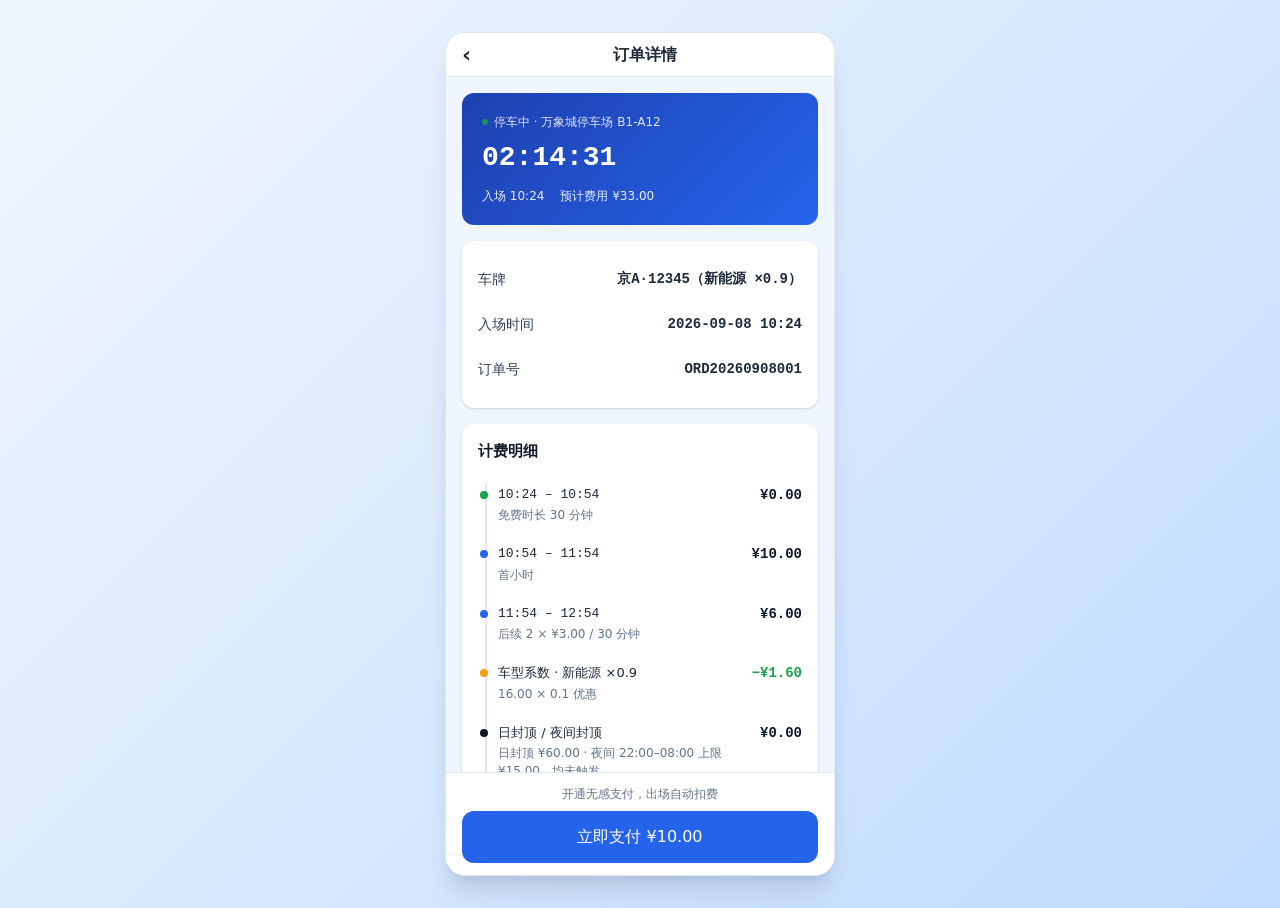
<file: static/order-detail.html>
<!DOCTYPE html>
<html lang="zh-CN">
<head>
  <meta charset="UTF-8">
  <meta name="viewport" content="width=device-width, initial-scale=1.0">
  <title>智慧停车 · 订单详情</title>
  <link rel="icon" href="./img/favicon.svg" type="image/svg+xml">
  <link rel="stylesheet" href="./css/common.css">
  <link rel="stylesheet" href="./css/mobile-pages.css">
</head>
<body>
  <div class="viewport">
    <div class="phone-frame">
      <div class="screen">

        <header class="topbar">
          <span class="topbar__back" onclick="location.href='user-list.html'">‹</span>
          <span class="topbar__title">订单详情</span>
          <span class="topbar__action"></span>
        </header>

        <main class="screen__main">
          <!-- 在场计时卡 -->
          <section class="stay-card">
            <div class="stay-card__label">
              <span class="dot-live"></span>停车中 · 万象城停车场 B1-A12
            </div>
            <div class="stay-card__time tabular" id="stayTime">02:14:30</div>
            <div class="stay-card__meta">
              <span>入场 10:24</span><span>预计费用 ¥33.00</span>
            </div>
          </section>

          <!-- 车辆信息 -->
          <section class="card mt4">
            <div class="car-row"><span>车牌</span><span class="tabular">京A·12345（新能源 ×0.9）</span></div>
            <div class="car-row"><span>入场时间</span><span class="tabular">2026-09-08 10:24</span></div>
            <div class="car-row"><span>订单号</span><span class="tabular">ORD20260908001</span></div>
          </section>

          <!-- 计费明细时间轴 -->
          <section class="card mt4">
            <div class="fw600 mb3" style="font-size:15px">计费明细</div>
            <div class="timeline">
              <div class="tl-item tl-item--free">
                <div class="tl-item__body">
                  <div class="tl-item__time tabular">10:24 – 10:54</div>
                  <div class="tl-item__desc">免费时长 30 分钟</div>
                </div>
                <span class="tl-item__amt tabular">¥0.00</span>
              </div>
              <div class="tl-item">
                <div class="tl-item__body">
                  <div class="tl-item__time tabular">10:54 – 11:54</div>
                  <div class="tl-item__desc">首小时</div>
                </div>
                <span class="tl-item__amt tabular">¥10.00</span>
              </div>
              <div class="tl-item">
                <div class="tl-item__body">
                  <div class="tl-item__time tabular">11:54 – 12:54</div>
                  <div class="tl-item__desc">后续 2 × ¥3.00 / 30 分钟</div>
                </div>
                <span class="tl-item__amt tabular">¥6.00</span>
              </div>
              <div class="tl-item tl-item--off">
                <div class="tl-item__body">
                  <div class="tl-item__time">车型系数 · 新能源 ×0.9</div>
                  <div class="tl-item__desc">16.00 × 0.1 优惠</div>
                </div>
                <span class="tl-item__amt tabular" style="color:var(--success)">−¥1.60</span>
              </div>
              <div class="tl-item tl-item--cap">
                <div class="tl-item__body">
                  <div class="tl-item__time">日封顶 / 夜间封顶</div>
                  <div class="tl-item__desc">日封顶 ¥60.00 · 夜间 22:00–08:00 上限 ¥15.00，均未触发</div>
                </div>
                <span class="tl-item__amt tabular">¥0.00</span>
              </div>
              <div class="tl-cap"><span>预约金抵扣</span><span class="tabular" style="color:var(--success)">−¥4.40</span></div>
            </div>
            <div class="tl-total">
              <span class="tl-total__label">还需支付</span>
              <span class="tl-total__amt tabular">¥10.00</span>
            </div>
          </section>

          <!-- 超时离场补缴提示 -->
          <div class="notice-bar">
            <svg viewBox="0 0 24 24" fill="none" stroke="currentColor" stroke-width="2" stroke-linecap="round"><path d="M12 9v4M12 17h.01"/><path d="M10.3 3.9 1.8 18a2 2 0 0 0 1.7 3h17a2 2 0 0 0 1.7-3L13.7 3.9a2 2 0 0 0-3.4 0z"/></svg>
            支付完成后 15 分钟内免费出场，超时按后续费率补收
          </div>
        </main>

        <div class="cta-bar">
          <div class="pay-tip">开通无感支付，出场自动扣费</div>
          <!-- 点击后调用 POST /api/orders/pay，参数为 { orderId, payType } -->
          <button type="button" class="btn btn-xl btn-primary" id="btnPayNow">立即支付 ¥10.00</button>
        </div>

      </div>
    </div>
  </div>

  <div class="toast-wrap" id="toastWrap"></div>
  <script src="./js/common.js"></script>
  <script src="./js/order-detail.js"></script>
</body>
</html>
</file>
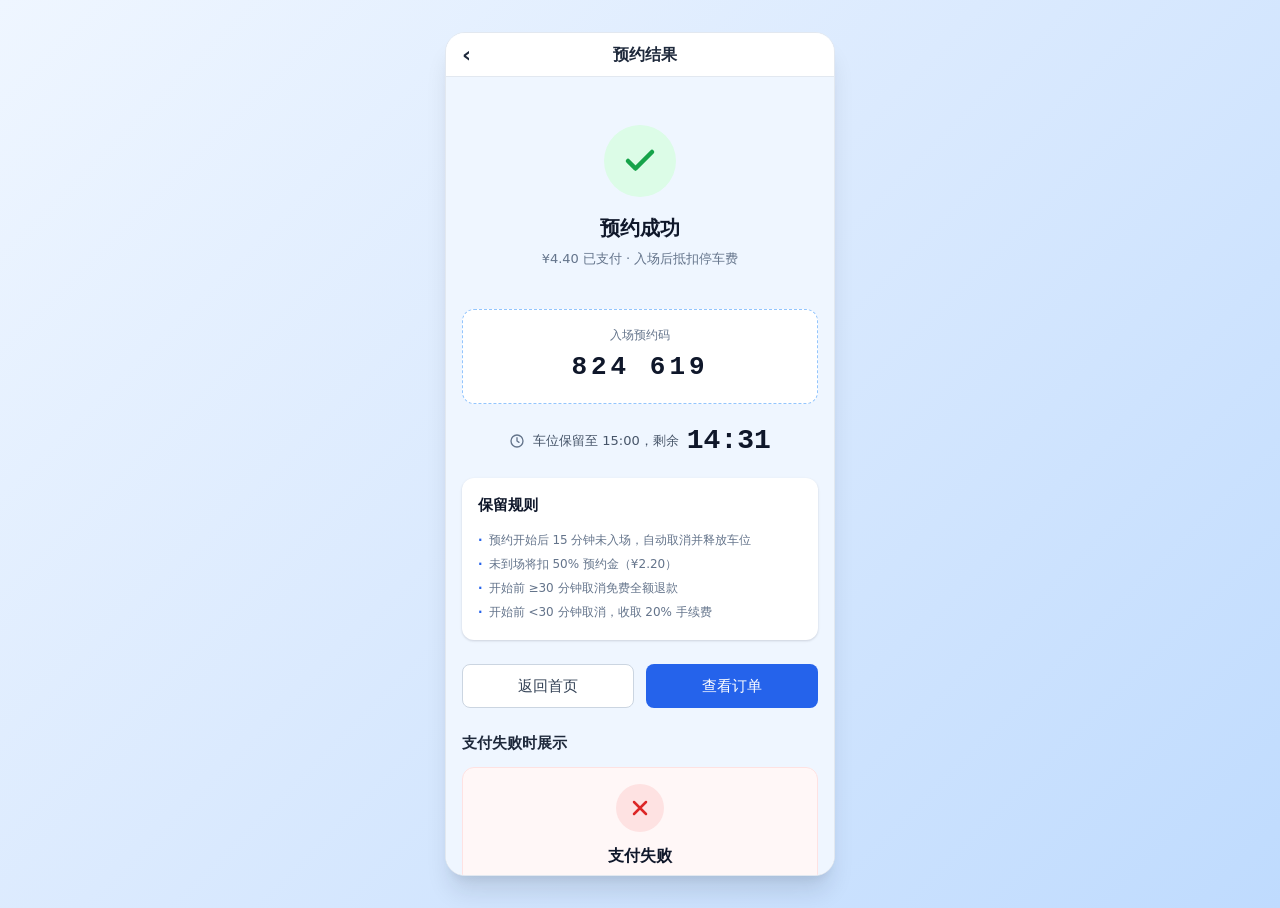
<file: static/order-result.html>
<!DOCTYPE html>
<html lang="zh-CN">
<head>
  <meta charset="UTF-8">
  <meta name="viewport" content="width=device-width, initial-scale=1.0">
  <title>智慧停车 · 预约结果</title>
  <link rel="icon" href="./img/favicon.svg" type="image/svg+xml">
  <link rel="stylesheet" href="./css/common.css">
  <link rel="stylesheet" href="./css/mobile-pages.css">
</head>
<body>
  <div class="viewport">
    <div class="phone-frame">
      <div class="screen">

        <header class="topbar">
          <span class="topbar__back" onclick="location.href='home.html'">‹</span>
          <span class="topbar__title">预约结果</span>
          <span class="topbar__action"></span>
        </header>

        <main class="screen__main">
          <!-- ===== 支付成功态 ===== -->
          <div class="result-hero">
            <div class="result-hero__ok">
              <svg viewBox="0 0 24 24" fill="none" stroke="currentColor" stroke-width="3" stroke-linecap="round" stroke-linejoin="round"><path d="m4 12 5 5L20 6"/></svg>
            </div>
            <div class="result-hero__title">预约成功</div>
            <div class="result-hero__sub">¥4.40 已支付 · 入场后抵扣停车费</div>
          </div>

          <!-- 预约码 -->
          <div class="reserve-code">
            <div class="reserve-code__label">入场预约码</div>
            <div class="reserve-code__num tabular">824 619</div>
          </div>

          <!-- 入场倒计时 -->
          <div class="countdown" id="countdown">
            <svg width="16" height="16" viewBox="0 0 24 24" fill="none" stroke="#64748B" stroke-width="2" stroke-linecap="round"><circle cx="12" cy="12" r="9"/><path d="M12 7v5l3 2"/></svg>
            <span>车位保留至 <span id="keepUntil">15:00</span>，剩余 </span>
            <span class="tabular" id="cdTime">14:32</span>
          </div>

          <!-- 保留规则 -->
          <div class="card mt4">
            <div class="fw600 mb3" style="font-size:15px">保留规则</div>
            <ul class="rule-list">
              <li>预约开始后 15 分钟未入场，自动取消并释放车位</li>
              <li>未到场将扣 50% 预约金（¥2.20）</li>
              <li>开始前 ≥30 分钟取消免费全额退款</li>
              <li>开始前 &lt;30 分钟取消，收取 20% 手续费</li>
            </ul>
          </div>

          <!-- 双出口 -->
          <div class="flex gap3 mt6">
            <button type="button" class="btn btn-lg btn-secondary" style="flex:1" id="btnBackHome">返回首页</button>
            <button type="button" class="btn btn-lg btn-primary" style="flex:1" id="btnViewOrder">查看订单</button>
          </div>

          <!-- ===== 支付失败态（对比展示） ===== -->
          <div class="section-label">支付失败时展示</div>
          <div class="result-fail">
            <div class="fail-ico">
              <svg viewBox="0 0 24 24" fill="none" stroke="currentColor" stroke-width="2.5" stroke-linecap="round"><path d="M6 6l12 12M18 6 6 18"/></svg>
            </div>
            <div style="text-align:center;font-size:16px;font-weight:600;color:var(--n-900)">支付失败</div>
            <div style="text-align:center;font-size:13px;color:var(--text-tertiary);margin-top:6px">余额不足（PAY_2003）</div>
            <div class="flex gap3 mt4">
              <button type="button" class="btn btn-md btn-secondary" style="flex:1" id="btnChangePay">更换支付方式</button>
              <button type="button" class="btn btn-md btn-primary" style="flex:1" id="btnRetryPay">重新支付</button>
            </div>
          </div>
        </main>

      </div>
    </div>
  </div>

  <div class="toast-wrap" id="toastWrap"></div>
  <script src="./js/common.js"></script>
  <script src="./js/order-result.js"></script>
</body>
</html>
</file>
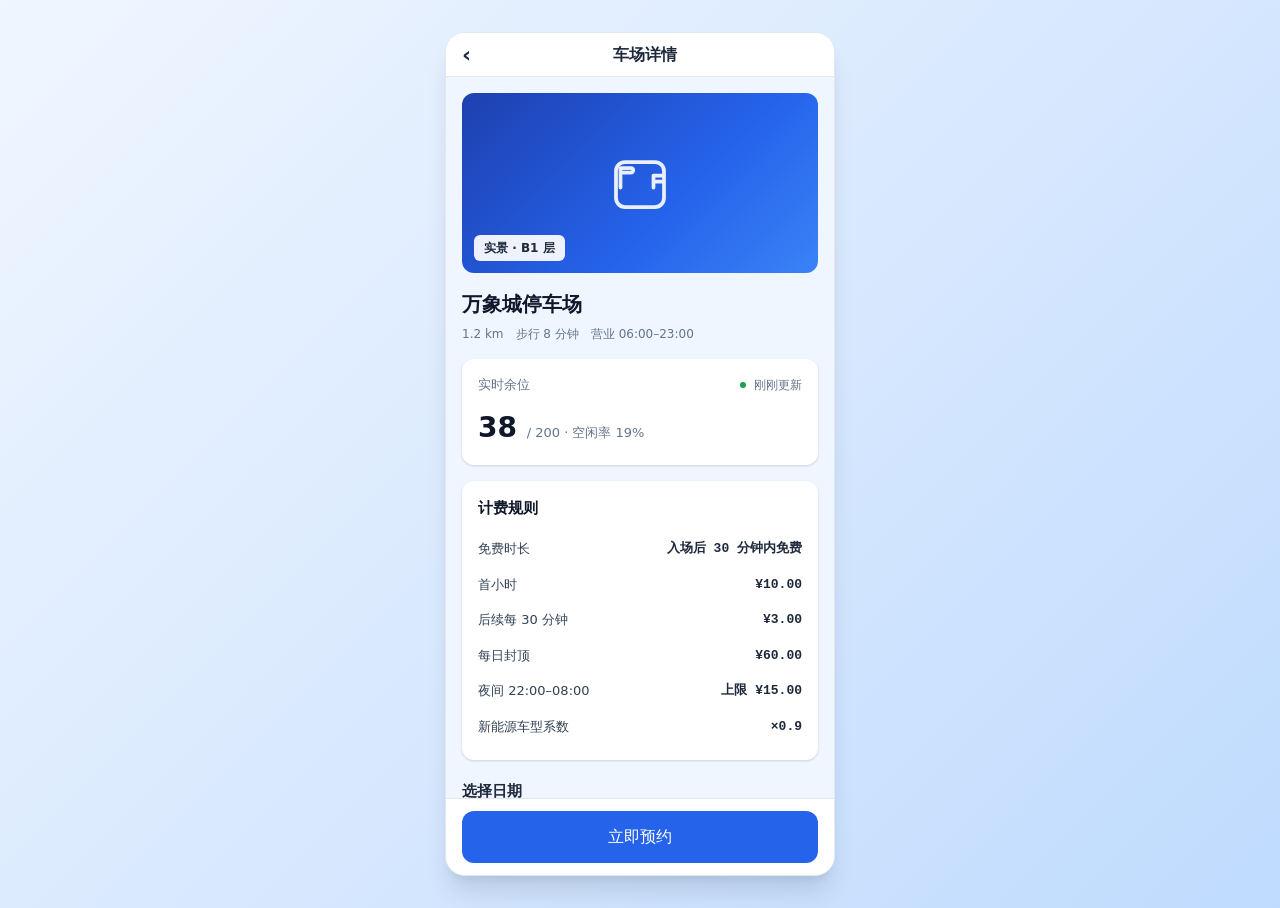
<file: static/park-detail.html>
<!DOCTYPE html>
<html lang="zh-CN">
<head>
  <meta charset="UTF-8">
  <meta name="viewport" content="width=device-width, initial-scale=1.0">
  <title>智慧停车 · 车场详情</title>
  <link rel="icon" href="./img/favicon.svg" type="image/svg+xml">
  <link rel="stylesheet" href="./css/common.css">
  <link rel="stylesheet" href="./css/mobile-pages.css">
</head>
<body>
  <div class="viewport">
    <div class="phone-frame">
      <div class="screen">

        <header class="topbar">
          <span class="topbar__back" onclick="history.back()">‹</span>
          <span class="topbar__title">车场详情</span>
          <span class="topbar__action"></span>
        </header>

        <main class="screen__main">
          <!-- 车场主图（矢量占位） -->
          <div class="hero">
            <svg viewBox="0 0 48 48" fill="none" stroke="#fff" stroke-width="2.5" stroke-linecap="round" stroke-linejoin="round">
              <rect x="8" y="10" width="32" height="30" rx="6"/>
              <path d="M11 17h7a1.5 1.5 0 0 0 0-3h-7M11 14v13"/>
              <path d="M33 27v-8h6M39 23h-6"/>
            </svg>
            <span class="hero__badge">实景 · B1 层</span>
          </div>

          <!-- 车场信息 -->
          <h2 class="park-title">万象城停车场</h2>
          <div class="park-meta">
            <span>1.2 km</span><span>步行 8 分钟</span><span>营业 06:00–23:00</span>
          </div>

          <!-- 实时余位 -->
          <div class="card mt4">
            <div class="flex center between">
              <span class="text-sm text-tertiary">实时余位</span>
              <span class="text-xs text-tertiary flex center gap2"><span class="dot-live"></span>刚刚更新</span>
            </div>
            <div class="mt3" style="font-size:28px;font-weight:700;color:var(--n-900)">
              38 <small style="font-size:13px;font-weight:400;color:var(--text-tertiary)">/ 200 · 空闲率 19%</small>
            </div>
          </div>

          <!-- 费率说明 -->
          <div class="card mt4">
            <div class="fw600 mb3" style="font-size:15px">计费规则</div>
            <div class="rate-row"><span>免费时长</span><span class="tabular">入场后 30 分钟内免费</span></div>
            <div class="rate-row"><span>首小时</span><span class="tabular">¥10.00</span></div>
            <div class="rate-row"><span>后续每 30 分钟</span><span class="tabular">¥3.00</span></div>
            <div class="rate-row"><span>每日封顶</span><span class="tabular">¥60.00</span></div>
            <div class="rate-row"><span>夜间 22:00–08:00</span><span class="tabular">上限 ¥15.00</span></div>
            <div class="rate-row"><span>新能源车型系数</span><span class="tabular">×0.9</span></div>
          </div>

          <!-- 日期选择 -->
          <div class="section-label" style="margin-top:20px">选择日期</div>
          <div class="date-row" id="dateRow">
            <button class="date-chip active" data-date="09-08">今天<small>09-08</small></button>
            <button class="date-chip" data-date="09-09">明天<small>09-09</small></button>
            <button class="date-chip" data-date="09-10">周三<small>09-10</small></button>
            <button class="date-chip" data-date="09-11">周四<small>09-11</small></button>
          </div>

          <!-- 时段选择（可选 / 已选 / 已满 / 冲突） -->
          <div class="section-label">选择时段</div>
          <div class="slot-grid" id="slotGrid">
            <button class="slot-time" data-t="10:00–13:00" data-p="22">10:00–13:00<small>预估 ¥22.00</small></button>
            <button class="slot-time selected" data-t="13:00–16:00" data-p="22">13:00–16:00<small>预估 ¥22.00</small></button>
            <button class="slot-time full" data-t="08:00–11:00" data-p="0">08:00–11:00<small>已满</small></button>
            <button class="slot-time conflict" data-t="16:00–19:00" data-p="0">16:00–19:00<small>与已有预约冲突</small></button>
            <button class="slot-time" data-t="19:00–22:00" data-p="16">19:00–22:00<small>预估 ¥16.00</small></button>
            <button class="slot-time" data-t="22:00–08:00" data-p="15">22:00–08:00<small>夜间上限 ¥15.00</small></button>
          </div>
        </main>

        <!-- 底部固定 CTA：跳转预约确认页 -->
        <div class="cta-bar">
          <button type="button" class="btn btn-xl btn-primary" id="btnReserve">立即预约</button>
        </div>

      </div>
    </div>
  </div>

  <div class="toast-wrap" id="toastWrap"></div>
  <script src="./js/common.js"></script>
  <script src="./js/park-detail.js"></script>
</body>
</html>
</file>
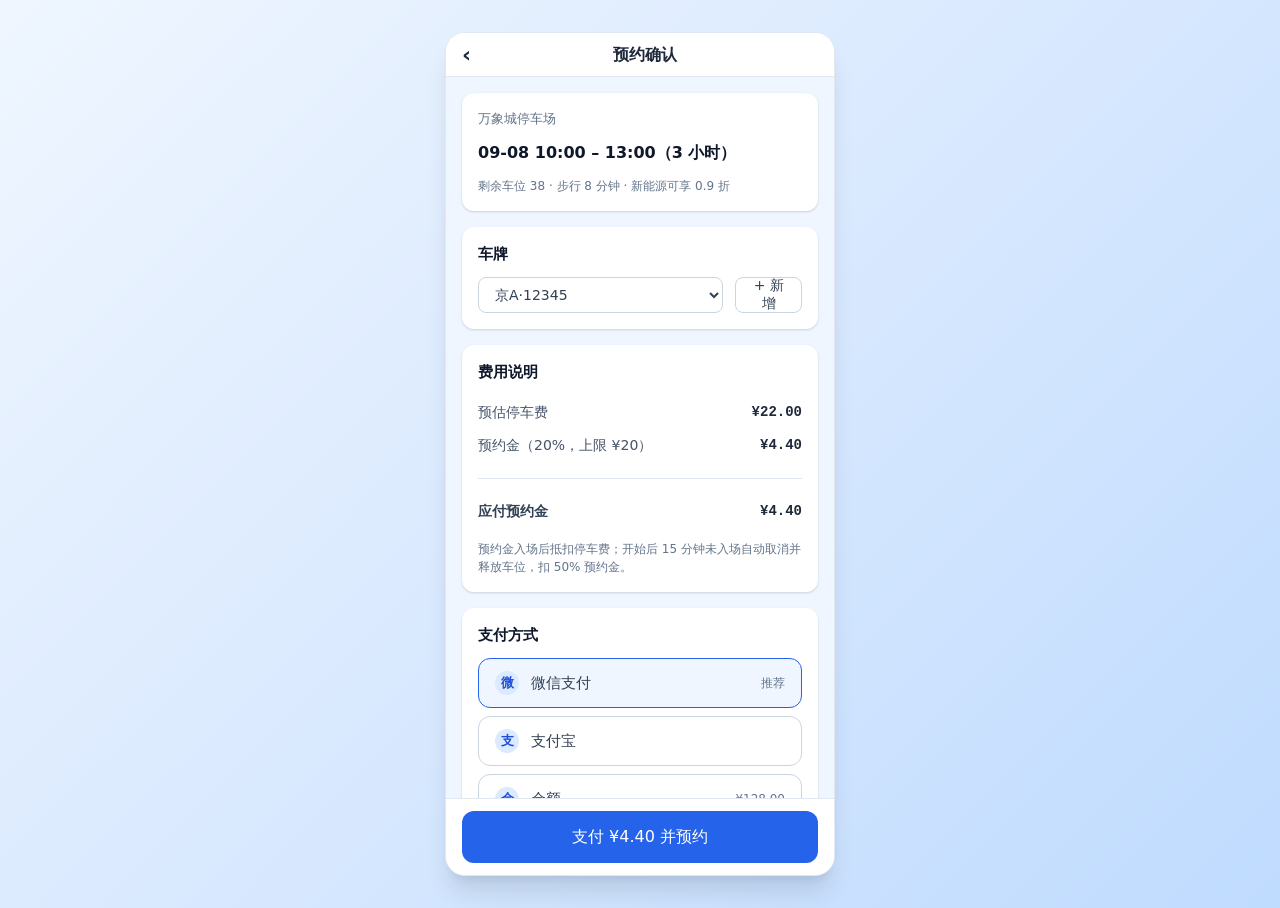
<file: static/user-form.html>
<!DOCTYPE html>
<html lang="zh-CN">
<head>
  <meta charset="UTF-8">
  <meta name="viewport" content="width=device-width, initial-scale=1.0">
  <title>智慧停车 · 预约确认与支付</title>
  <link rel="icon" href="./img/favicon.svg" type="image/svg+xml">
  <link rel="stylesheet" href="./css/common.css">
  <link rel="stylesheet" href="./css/user-form.css">
</head>
<body>
  <div class="viewport">
    <div class="phone-frame">
      <div class="screen">

        <header class="topbar">
          <span class="topbar__back" id="btnBack">‹</span>
          <span class="topbar__title">预约确认</span>
          <span class="topbar__action"></span>
        </header>

        <main class="screen__main">
          <form id="reserveForm">
            <!-- 车场 + 时段摘要 -->
            <section class="card mb4">
              <div class="text-sm text-tertiary">万象城停车场</div>
              <div class="fw600 text-primary mt3" style="font-size:16px">09-08 10:00 – 13:00（3 小时）</div>
              <div class="text-xs text-tertiary mt3">剩余车位 38 · 步行 8 分钟 · 新能源可享 0.9 折</div>
            </section>

            <!-- 车牌选择 / 新增 -->
            <section class="card mb4">
              <div class="fw600 mb3" style="font-size:15px">车牌</div>
              <div class="field-row">
                <select class="select" name="plateNo" id="plateSelect">
                  <option value="京A·12345">京A·12345</option>
                  <option value="沪B·6T82K">沪B·6T82K</option>
                </select>
                <button type="button" class="btn btn-md btn-secondary" id="btnAddPlate">+ 新增</button>
              </div>
              <div id="addPlateBox" style="display:none; margin-top:12px">
                <div class="field" style="margin-bottom:12px">
                  <input class="input" type="text" id="newPlate" name="newPlateNo" placeholder="如 京A·12345" maxlength="8" autocomplete="off">
                  <span class="err-msg"><svg width="14" height="14" viewBox="0 0 24 24" fill="currentColor"><path d="M12 2 1 21h22L12 2zm0 6 7 12H5l7-12zm-1 4v4h2v-4h-2zm0 5v2h2v-2h-2z"/></svg><span>车牌格式不正确</span></span>
                </div>
                <button type="button" class="btn btn-md btn-primary" id="btnConfirmPlate">保存车牌</button>
              </div>
            </section>

            <!-- 预约金构成 -->
            <section class="card mb4">
              <div class="fw600 mb3" style="font-size:15px">费用说明</div>
              <div class="cost-row"><span class="text-secondary">预估停车费</span><span class="tabular">¥22.00</span></div>
              <div class="cost-row"><span class="text-secondary">预约金（20%，上限 ¥20）</span><span class="tabular">¥4.40</span></div>
              <div class="divider"></div>
              <div class="cost-row"><span class="fw600">应付预约金</span><span class="tabular fw700" id="depositAmount">¥4.40</span></div>
              <p class="text-xs text-tertiary mt3">预约金入场后抵扣停车费；开始后 15 分钟未入场自动取消并释放车位，扣 50% 预约金。</p>
            </section>

            <!-- 支付方式 -->
            <section class="card">
              <div class="fw600 mb3" style="font-size:15px">支付方式</div>
              <div class="pay-list" id="payList">
                <label class="pay-item active">
                  <input type="radio" name="payType" value="wechat" checked>
                  <span class="pay-ico">微</span><span class="pay-name">微信支付</span><span class="pay-desc">推荐</span>
                </label>
                <label class="pay-item">
                  <input type="radio" name="payType" value="alipay">
                  <span class="pay-ico">支</span><span class="pay-name">支付宝</span><span class="pay-desc"></span>
                </label>
                <label class="pay-item">
                  <input type="radio" name="payType" value="balance">
                  <span class="pay-ico">余</span><span class="pay-name">余额</span><span class="pay-desc">¥128.00</span>
                </label>
              </div>
            </section>
          </form>
        </main>

        <div class="cta-bar">
          <!-- 点击后调用 POST /api/orders/save，参数为表单序列化结果 -->
          <button type="button" class="btn btn-xl btn-primary" id="btnPay">支付 ¥4.40 并预约</button>
        </div>

      </div>
    </div>
  </div>

  <div class="toast-wrap" id="toastWrap"></div>
  <script src="./js/common.js"></script>
  <script src="./js/user-form.js"></script>
</body>
</html>
</file>
<file: static/css/common.css>
/* ============================================================
   智慧停车场预约与计费系统 · 前端共享样式
   来源：Ardot 设计系统规范 v1.0（科技蓝 Tech Blue）
   颜色 / 间距 / 圆角 / 阴影 全部提取为 CSS 变量，集中在 :root
   ============================================================ */

:root {
  /* —— 主色系 Blue（锚点 #2563EB） —— */
  --blue-50:  #EFF6FF;
  --blue-100: #DBEAFE;
  --blue-200: #BFDBFE;
  --blue-300: #93C5FD;
  --blue-400: #60A5FA;
  --blue-500: #3B82F6;
  --blue-600: #2563EB;   /* 主色：主按钮 / 选中 / 链接 */
  --blue-700: #1D4ED8;   /* 主色 hover / 主色文字 */
  --blue-800: #1E40AF;   /* 主色 active */
  --blue-900: #1E3A8A;

  /* —— 中性色阶 —— */
  --n-0:   #FFFFFF;
  --n-25:  #F8FAFC;
  --n-50:  #F1F5F9;
  --n-100: #E2E8F0;   /* 分割线 */
  --n-200: #CBD5E1;   /* 默认边框 */
  --n-300: #94A3B8;   /* 占位符 / 禁用文字 */
  --n-400: #64748B;   /* 次要文字 */
  --n-500: #475569;
  --n-600: #334155;   /* 正文 */
  --n-700: #1E293B;   /* 标题 */
  --n-900: #0F172A;   /* 深色 / 数值 */

  /* —— 语义色（图形 / 浅底 / 文字，文字满足 ≥4.5:1） —— */
  --success: #16A34A; --success-bg: #DCFCE7; --success-text: #15803D;
  --warning: #F59E0B; --warning-bg: #FEF3C7; --warning-text: #92400E;
  --danger:  #DC2626; --danger-bg:  #FEE2E2; --danger-text:  #B91C1C;
  --lock:    #7C3AED; --lock-bg:    #EDE9FE; --lock-text:    #6D28D9;
  --muted:   #6B7280; --muted-bg:   #F3F4F6; --muted-text:   #4B5563;

  /* —— 背景 / 表面 / 文字 —— */
  --bg-canvas:  #EFF6FF;
  --bg-surface: #FFFFFF;
  --bg-subtle:  #F8FAFC;
  --bg-hover:   #F1F5F9;
  --border-default: var(--n-200);
  --border-subtle:  var(--n-100);
  --text-primary:   var(--n-900);
  --text-secondary: var(--n-500);
  --text-tertiary:  var(--n-400);
  --text-disabled:  var(--n-300);
  --text-inverse:   #FFFFFF;

  /* —— 车位六态（填充 / 边框 / 文字，颜色 + 角标双编码） —— */
  --slot-free-fill:#DCFCE7; --slot-free-border:#16A34A; --slot-free-text:#15803D;
  --slot-reserved-fill:#FEF3C7; --slot-reserved-border:#F59E0B; --slot-reserved-text:#92400E;
  --slot-occupied-fill:#FEE2E2; --slot-occupied-border:#DC2626; --slot-occupied-text:#B91C1C;
  --slot-maintain-fill:#F3F4F6; --slot-maintain-border:#6B7280; --slot-maintain-text:#4B5563;
  --slot-locked-fill:#EDE9FE; --slot-locked-border:#7C3AED; --slot-locked-text:#6D28D9;
  --slot-full-fill:#0F172A; --slot-full-border:#0F172A; --slot-full-text:#FFFFFF;

  /* —— 图表色板（从主色蓝延伸，禁止占用语义色） —— */
  --chart-1:#1E40AF; --chart-2:#2563EB; --chart-3:#60A5FA; --chart-4:#93C5FD;
  --chart-5:#0E7490; --chart-6:#334155; --chart-grid:#E2E8F0;

  /* —— 间距（4pt 基准） —— */
  --sp-1:4px; --sp-2:8px; --sp-3:12px; --sp-4:16px; --sp-5:20px; --sp-6:24px;
  --sp-8:32px; --sp-10:40px; --sp-12:48px; --sp-16:64px;

  /* —— 圆角 —— */
  --radius-xs:4px; --radius-sm:6px; --radius-md:8px; --radius-lg:12px;
  --radius-xl:16px; --radius-2xl:20px; --radius-full:9999px;

  /* —— 阴影 / 聚焦环 —— */
  --elevation-1: 0 1px 2px rgba(15,23,42,.06), 0 1px 3px rgba(15,23,42,.10);
  --elevation-2: 0 4px 6px -1px rgba(15,23,42,.08), 0 2px 4px -2px rgba(15,23,42,.06);
  --elevation-3: 0 10px 15px -3px rgba(15,23,42,.10), 0 4px 6px -4px rgba(15,23,42,.08);
  --elevation-4: 0 20px 25px -5px rgba(15,23,42,.12), 0 8px 10px -6px rgba(15,23,42,.08);
  --focus-ring:  0 0 0 3px rgba(37,99,235,.24);

  /* —— 字体 —— */
  --font-sans: "PingFang SC", "HarmonyOS Sans SC", "Microsoft YaHei", system-ui, -apple-system, "Segoe UI", Roboto, sans-serif;
  --font-mono: ui-monospace, "SF Mono", "Roboto Mono", Menlo, Consolas, "Courier New", monospace;

  /* —— 动效 —— */
  --dur-fast: 120ms; --dur-base: 200ms; --dur-slow: 280ms;
  --ease-standard: cubic-bezier(0.2,0,0,1);
}

/* ===================== 基础重置 ===================== */
* { margin:0; padding:0; box-sizing:border-box; }
html, body { height:100%; }
body {
  font-family: var(--font-sans);
  color: var(--text-primary);
  background: var(--bg-canvas);
  font-size: 14px;
  line-height: 1.5;
  -webkit-font-smoothing: antialiased;
}
a { color: var(--blue-600); text-decoration: none; }
ul { list-style: none; }

/* 等宽数字（金额 / 时长 / 车牌 / 倒计时） */
.tabular { font-family: var(--font-mono); font-variant-numeric: tabular-nums; }

/* ===================== 响应式：手机预览框 ===================== */
/* 桌面（≥769）：居中手机预览框 + 科技蓝渐变背景；移动（≤768）：去框全屏 */
.viewport {
  min-height: 100vh;
  display: flex; align-items: center; justify-content: center;
  padding: var(--sp-8);
  background: linear-gradient(135deg, #EFF6FF 0%, #DBEAFE 45%, #BFDBFE 100%);
  box-sizing: border-box;
}
.phone-frame {
  width: 390px; height: 844px;
  background: #fff;
  border: 1px solid var(--border-subtle);
  border-radius: var(--radius-2xl);
  box-shadow: var(--elevation-4);
  overflow: hidden;
  position: relative;
}
.screen {
  height: 100%;
  display: flex; flex-direction: column;
  background: var(--bg-canvas);
  overflow-y: auto;
}
.screen__main { flex: 1; overflow-y: auto; padding: var(--sp-4); }
@media (max-width: 768px) {
  .viewport { padding: 0; }
  .phone-frame { width: 100%; height: 100vh; border: none; border-radius: 0; box-shadow: none; }
}

/* ===================== 顶部导航 ===================== */
.topbar {
  height: 44px; flex-shrink: 0;
  display: flex; align-items: center; justify-content: space-between;
  padding: 0 var(--sp-4);
  background: var(--bg-surface);
  border-bottom: 1px solid var(--border-subtle);
  font-size: 16px; font-weight: 600; color: var(--n-700);
  position: sticky; top: 0; z-index: 10;
}
.topbar__back { font-size: 22px; color: var(--n-700); cursor: pointer; line-height: 1; }
.topbar__title { flex: 1; text-align: center; }
.topbar__action { font-size: 14px; color: var(--blue-600); font-weight: 500; }

/* ===================== 底部 TabBar（C 端 3 项） ===================== */
.tabbar {
  height: 56px; flex-shrink: 0;
  display: flex;
  background: var(--bg-surface);
  border-top: 1px solid var(--border-subtle);
}
.tabbar a {
  flex: 1;
  display: flex; flex-direction: column; align-items: center; justify-content: center;
  gap: 2px; font-size: 11px; color: var(--n-400);
}
.tabbar a.active { color: var(--blue-600); }
.tabbar a svg { width: 24px; height: 24px; }

/* 底部固定 CTA */
.cta-bar {
  flex-shrink: 0; padding: var(--sp-3) var(--sp-4) calc(var(--sp-3) + env(safe-area-inset-bottom, 0px));
  background: var(--bg-surface);
  border-top: 1px solid var(--border-subtle);
}

/* ===================== 按钮 ===================== */
.btn {
  font-family: var(--font-sans); font-weight: 500;
  border: 1px solid transparent; border-radius: var(--radius-md);
  display: inline-flex; align-items: center; justify-content: center; gap: var(--sp-2);
  cursor: pointer; transition: background var(--dur-fast), box-shadow var(--dur-fast);
  letter-spacing: 0;
}
.btn-primary { background: var(--blue-600); color: #fff; }
.btn-primary:hover { background: var(--blue-700); }
.btn-primary:active { background: var(--blue-800); }
.btn-secondary { background: #fff; border-color: var(--border-default); color: var(--n-600); }
.btn-secondary:hover { background: var(--bg-subtle); border-color: var(--n-300); }
.btn-danger { background: var(--danger); color: #fff; }
.btn-danger:hover { background: #B91C1C; }
.btn-text { background: transparent; color: var(--blue-600); padding: 0 var(--sp-2); }
.btn-text:hover { background: var(--blue-50); }
.btn:disabled { background: var(--n-50); color: var(--text-disabled); border-color: transparent; cursor: not-allowed; }
.btn-sm { height: 28px; padding: 0 12px; font-size: 13px; }
.btn-md { height: 36px; padding: 0 16px; font-size: 14px; }
.btn-lg { height: 44px; padding: 0 20px; font-size: 15px; border-radius: var(--radius-md); }
.btn-xl { height: 52px; padding: 0 24px; font-size: 16px; border-radius: var(--radius-lg); width: 100%; }
.btn.is-loading { position: relative; color: transparent !important; pointer-events: none; }
.btn.is-loading::after {
  content: ""; position: absolute; width: 16px; height: 16px;
  border: 2px solid rgba(255,255,255,.5); border-top-color: #fff;
  border-radius: 50%; animation: spin 600ms linear infinite;
}
@keyframes spin { to { transform: rotate(360deg); } }
@media (prefers-reduced-motion: reduce) { .btn.is-loading::after { animation: none; } }

/* ===================== 状态徽标 ===================== */
.badge {
  display: inline-flex; align-items: center; gap: var(--sp-1);
  height: 24px; padding: 0 8px; border-radius: var(--radius-sm);
  font-size: 12px; font-weight: 500; white-space: nowrap;
}
.badge-sm { height: 20px; padding: 0 6px; font-size: 11px; }
.badge-success { background: var(--success-bg); color: var(--success-text); }
.badge-warning { background: var(--warning-bg); color: var(--warning-text); }
.badge-danger  { background: var(--danger-bg);  color: var(--danger-text); }
.badge-primary { background: var(--blue-100);  color: var(--blue-700); }
.badge-lock    { background: var(--lock-bg);    color: var(--lock-text); }
.badge-muted   { background: var(--muted-bg);   color: var(--muted-text); }
.badge-dark    { background: var(--n-900);      color: #fff; }
.badge-neutral { background: var(--n-50);       color: var(--n-500); }
.badge-outline { background: #fff; color: var(--n-500); border: 1px solid var(--border-default); }
.badge-active  { background: var(--blue-50); color: var(--blue-700); border: 1px solid var(--blue-600); }

/* ===================== 卡片 ===================== */
.card {
  background: var(--bg-surface);
  border-radius: var(--radius-lg);
  box-shadow: var(--elevation-1);
  padding: var(--sp-4);
}
.card--p16 { padding: var(--sp-4); }
.card--p5  { padding: var(--sp-5); }

/* ===================== 表单 ===================== */
.field { display: flex; flex-direction: column; gap: var(--sp-2); margin-bottom: var(--sp-4); }
.field > label { font-size: 13px; font-weight: 500; color: var(--n-500); }
.field .req { color: var(--danger); margin-left: 2px; }
.input, .select {
  height: 36px; width: 100%; padding: 0 12px;
  border: 1px solid var(--border-default); border-radius: var(--radius-md);
  font-size: 14px; color: var(--n-600); background: #fff;
  font-family: var(--font-sans); box-sizing: border-box;
  transition: border-color var(--dur-fast), box-shadow var(--dur-fast);
}
.input:focus, .select:focus { outline: none; border-color: var(--blue-600); box-shadow: var(--focus-ring); }
.input::placeholder { color: var(--text-disabled); }
.input:disabled, .select:disabled { background: var(--n-50); color: var(--text-disabled); cursor: not-allowed; }
.input.error { border-color: var(--danger); box-shadow: 0 0 0 3px rgba(220,38,38,.20); }
.field .hint { font-size: 12px; color: var(--text-tertiary); }
.field .err-msg { font-size: 12px; color: var(--danger); display: none; align-items: center; gap: 4px; }
.field.invalid .err-msg { display: flex; }
.field-row { display: flex; gap: var(--sp-3); }
.field-row > .field { flex: 1; }
.switch { position: relative; width: 44px; height: 24px; flex-shrink: 0; }
.switch input { opacity: 0; width: 0; height: 0; }
.switch .slider { position: absolute; inset: 0; background: var(--n-200); border-radius: var(--radius-full); transition: background var(--dur-base); cursor: pointer; }
.switch .slider::before { content: ""; position: absolute; width: 20px; height: 20px; left: 2px; top: 2px; background: #fff; border-radius: 50%; transition: transform var(--dur-base); box-shadow: var(--elevation-1); }
.switch input:checked + .slider { background: var(--blue-600); }
.switch input:checked + .slider::before { transform: translateX(20px); }

/* ===================== 分段选择 Segmented ===================== */
.segmented {
  display: flex; padding: 4px; background: var(--n-50);
  border-radius: 10px; gap: 4px;
}
.segmented button {
  flex: 1; height: 32px; border: none; background: transparent;
  border-radius: 8px; font-size: 14px; font-weight: 600; color: var(--n-500);
  cursor: pointer; font-family: var(--font-sans); transition: all var(--dur-base);
}
.segmented button.active { background: #fff; color: var(--n-700); box-shadow: var(--elevation-1); }

/* ===================== 筛选 chips ===================== */
.chips { display: flex; gap: var(--sp-2); overflow-x: auto; padding: var(--sp-1) 0; }
.chip {
  flex-shrink: 0; height: 32px; padding: 0 12px; border-radius: var(--radius-full);
  border: 1px solid var(--border-default); background: #fff; color: var(--n-500);
  font-size: 13px; cursor: pointer; white-space: nowrap; font-family: var(--font-sans);
}
.chip.active { background: var(--blue-50); color: var(--blue-700); border-color: var(--blue-600); }

/* ===================== 空状态 ===================== */
.empty {
  display: flex; flex-direction: column; align-items: center; justify-content: center;
  text-align: center; padding: var(--sp-12) var(--sp-4); min-height: 240px;
}
.empty__art { width: 120px; height: 120px; margin-bottom: var(--sp-4); }
.empty__title { font-size: 16px; font-weight: 600; color: var(--n-700); margin-bottom: var(--sp-2); }
.empty__desc { font-size: 13px; color: var(--n-400); margin-bottom: var(--sp-6); max-width: 280px; }
.empty .btn { margin: 0 4px; }

/* ===================== 骨架屏 ===================== */
.skeleton {
  background: linear-gradient(90deg, var(--n-50) 25%, var(--n-100) 37%, var(--n-50) 63%);
  background-size: 400% 100%; animation: shimmer 1600ms infinite linear; border-radius: var(--radius-sm);
}
@keyframes shimmer { from { background-position: 100% 0; } to { background-position: -100% 0; } }
@media (prefers-reduced-motion: reduce) { .skeleton { animation: none; } }

/* ===================== Toast ===================== */
.toast-wrap { position: fixed; left: 50%; bottom: 80px; transform: translateX(-50%); z-index: 600; display: flex; flex-direction: column; gap: 8px; align-items: center; }
.toast {
  display: flex; align-items: center; gap: 8px; height: 40px; padding: 0 16px;
  background: var(--n-700); color: #fff; border-radius: var(--radius-md); font-size: 14px;
  box-shadow: var(--elevation-3);
}
.toast svg { width: 16px; height: 16px; }

/* ===================== 工具类 ===================== */
.flex { display: flex; }
.between { justify-content: space-between; }
.center { align-items: center; }
.gap2 { gap: var(--sp-2); }
.gap3 { gap: var(--sp-3); }
.gap4 { gap: var(--sp-4); }
.mt3 { margin-top: var(--sp-3); }
.mt4 { margin-top: var(--sp-4); }
.mt6 { margin-top: var(--sp-6); }
.mb3 { margin-bottom: var(--sp-3); }
.mb4 { margin-bottom: var(--sp-4); }
.text-sm { font-size: 13px; }
.text-xs { font-size: 12px; }
.text-tertiary { color: var(--text-tertiary); }
.text-secondary { color: var(--text-secondary); }
.text-primary { color: var(--text-primary); }
.text-blue { color: var(--blue-600); }
.text-danger { color: var(--danger); }
.text-success { color: var(--success); }
.text-warning { color: var(--warning); }
.fw600 { font-weight: 600; }
.fw700 { font-weight: 700; }
.divider { height: 1px; background: var(--border-subtle); margin: var(--sp-4) 0; }
.divider-dot { height: 1px; border-top: 1px dashed var(--n-200); margin: var(--sp-3) 0; }
</file>
<file: static/css/index.css>
/* index.html —— 登录/注册页 专属样式（补充 common.css） */

.brand {
  background: linear-gradient(135deg, #2563EB, #1D4ED8);
  color: #fff; padding: 48px 24px 32px; text-align: center; flex-shrink: 0;
}
.brand__logo {
  width: 56px; height: 56px; margin: 0 auto;
  background: rgba(255,255,255,.15); border-radius: 14px;
  display: flex; align-items: center; justify-content: center;
}
.brand__title { font-size: 28px; font-weight: 700; margin-top: 16px; }
.brand__sub { font-size: 13px; opacity: .85; margin-top: 8px; }

.auth-form { margin-top: 20px; }
.field--row {
  flex-direction: row; align-items: center; justify-content: space-between;
  margin-bottom: var(--sp-4);
}
.checkbox {
  display: inline-flex; align-items: center; gap: 8px;
  font-size: 13px; color: var(--n-500); cursor: pointer;
}
.checkbox input { width: 16px; height: 16px; accent-color: var(--blue-600); }
.hint.center { text-align: center; color: var(--text-tertiary); font-size: 12px; }

.third-party { display: flex; justify-content: center; gap: 24px; margin-top: 16px; }
.tp-btn {
  width: 44px; height: 44px; border-radius: 50%;
  border: 1px solid var(--border-default); background: #fff;
  font-size: 15px; color: var(--n-600); cursor: pointer; font-family: var(--font-sans);
  transition: all var(--dur-fast);
}
.tp-btn:hover { border-color: var(--blue-600); color: var(--blue-600); background: var(--blue-50); }
</file>
<file: static/css/admin.css>
/* admin.css —— 管理后台 5 页共享样式（admin-login / admin-dashboard / admin-slots / admin-pricing / admin-orders），补充 common.css */

/* ============ 布局：左侧导航 240 + 顶栏 56 + 内容区 ============ */
.admin-layout { display: flex; min-height: 100vh; background: var(--bg-canvas); }
.admin-side {
  width: 240px; flex-shrink: 0; background: #fff;
  border-right: 1px solid var(--border-subtle);
  display: flex; flex-direction: column; padding: 16px 12px;
  position: sticky; top: 0; height: 100vh;
}
.admin-logo { display: flex; align-items: center; gap: 10px; padding: 8px 12px 20px; font-size: 18px; font-weight: 700; color: var(--n-900); }
.admin-logo svg { width: 28px; height: 28px; }
.admin-nav { display: flex; flex-direction: column; gap: 4px; }
.admin-nav a {
  display: flex; align-items: center; gap: 10px; height: 40px; padding: 0 12px;
  border-radius: 8px; color: var(--n-500); font-size: 14px; cursor: pointer;
}
.admin-nav a:hover { background: var(--bg-subtle); }
.admin-nav a.active { background: var(--blue-50); color: var(--blue-700); font-weight: 600; }
.admin-nav a svg { width: 20px; height: 20px; flex-shrink: 0; }
.admin-nav .disabled { color: var(--text-disabled); cursor: not-allowed; }
.admin-main { flex: 1; min-width: 0; display: flex; flex-direction: column; }
.admin-top {
  height: 56px; background: #fff; border-bottom: 1px solid var(--border-subtle);
  display: flex; align-items: center; justify-content: space-between;
  padding: 0 24px; position: sticky; top: 0; z-index: 20;
}
.switcher {
  display: flex; align-items: center; gap: 8px; height: 36px; padding: 0 12px;
  border: 1px solid var(--border-default); border-radius: 8px; background: #fff;
  font-size: 14px; cursor: pointer; color: var(--n-700); font-family: var(--font-sans);
}
.switcher svg { width: 16px; height: 16px; color: var(--blue-600); }
.top-right { display: flex; align-items: center; gap: 16px; }
.bell { width: 36px; height: 36px; border-radius: 8px; display: flex; align-items: center; justify-content: center; cursor: pointer; color: var(--n-500); position: relative; }
.bell:hover { background: var(--bg-subtle); }
.bell .reddot { position: absolute; top: 6px; right: 6px; width: 8px; height: 8px; border-radius: 50%; background: var(--danger); }
.avatar { width: 32px; height: 32px; border-radius: 50%; background: var(--blue-600); color: #fff; display: flex; align-items: center; justify-content: center; font-size: 13px; font-weight: 600; }
.admin-content { padding: 24px; flex: 1; min-width: 0; }
.page-title { font-size: 20px; font-weight: 700; color: var(--n-900); margin-bottom: 16px; }

/* ============ 指标卡（紧凑） ============ */
.metric-grid { display: grid; grid-template-columns: repeat(3, 1fr); gap: 16px; }
.metric-card { background: #fff; border-radius: 12px; box-shadow: var(--elevation-1); padding: 16px; }
.metric-card__label { font-size: 11px; font-weight: 600; color: var(--text-tertiary); display: flex; align-items: center; justify-content: space-between; }
.metric-card__value { font-size: 24px; font-weight: 700; color: var(--n-900); margin-top: 6px; font-family: var(--font-mono); }
.metric-card__delta { font-size: 12px; margin-top: 4px; }

/* ============ 图表区 ============ */
.chart-grid { display: grid; grid-template-columns: 2fr 1fr; gap: 16px; margin-top: 16px; }
.chart-card { background: #fff; border-radius: 12px; box-shadow: var(--elevation-1); padding: 16px; }
.chart-card__head { display: flex; align-items: center; justify-content: space-between; margin-bottom: 12px; }
.chart-card__title { font-size: 15px; font-weight: 600; color: var(--n-700); }
.bar-row { display: flex; align-items: center; gap: 8px; padding: 6px 0; font-size: 12px; color: var(--n-500); }
.bar-row .bar-track { flex: 1; height: 10px; background: var(--n-50); border-radius: 999px; overflow: hidden; }
.bar-row .bar-fill { height: 100%; border-radius: 999px; background: var(--blue-600); }
.bar-row .bar-val { width: 44px; text-align: right; font-family: var(--font-mono); }

/* ============ 表格（紧凑：表头44 / 行40） ============ */
.tbl-wrap { background: #fff; border-radius: 12px; box-shadow: var(--elevation-1); overflow: hidden; margin-top: 16px; }
.tbl { width: 100%; border-collapse: collapse; background: #fff; }
.tbl th { height: 44px; background: var(--bg-subtle); font-size: 13px; font-weight: 600; color: var(--n-500); text-align: left; padding: 0 12px; border-bottom: 1px solid var(--border-subtle); white-space: nowrap; }
.tbl td { height: 40px; padding: 0 12px; font-size: 13px; color: var(--n-600); border-bottom: 1px solid var(--border-subtle); white-space: nowrap; }
.tbl tbody tr:hover td { background: var(--bg-subtle); }
.tbl tbody tr.selected td { background: var(--blue-50); }
.tbl input[type="checkbox"] { width: 16px; height: 16px; accent-color: var(--blue-600); cursor: pointer; }

/* ============ 吸底批量操作栏 ============ */
.batch-bar {
  position: fixed; bottom: 0; left: 240px; right: 0; height: 56px; background: #fff;
  box-shadow: var(--elevation-2); display: none; align-items: center; justify-content: space-between;
  padding: 0 24px; z-index: 30;
}
.batch-bar.show { display: flex; }

/* ============ M3 车位矩阵 ============ */
.slots-grid2 { display: grid; grid-template-columns: 240px 1fr; gap: 16px; align-items: start; }
.tree { background: #fff; border-radius: 12px; box-shadow: var(--elevation-1); padding: 12px; }
.tree__item { display: flex; align-items: center; gap: 6px; padding: 8px 10px; border-radius: 6px; font-size: 13px; color: var(--n-600); cursor: pointer; }
.tree__item:hover { background: var(--bg-subtle); }
.tree__item.active { background: var(--blue-50); color: var(--blue-700); font-weight: 600; }
.tree__sub { padding-left: 22px; }
.legend { display: flex; gap: 16px; flex-wrap: wrap; align-items: center; }
.legend__item { display: flex; align-items: center; gap: 4px; font-size: 12px; color: var(--n-500); }
.legend__sw { width: 12px; height: 12px; border-radius: 3px; }
.slot-matrix { display: grid; grid-template-columns: repeat(auto-fill, minmax(44px, 1fr)); gap: 8px; margin-top: 12px; }
.slot-block {
  height: 44px; border-radius: 8px; border: 1px solid;
  display: flex; align-items: center; justify-content: center;
  cursor: pointer; position: relative; font-size: 12px; font-family: var(--font-mono);
  transition: transform var(--dur-fast);
}
.slot-block:hover { transform: translateY(-1px); }
.slot-block.selected { outline: 2px solid var(--blue-600); outline-offset: 1px; }
.slot-block .tag { position: absolute; right: 2px; bottom: 2px; font-size: 9px; font-weight: 700; color: #fff; border-radius: 3px; padding: 0 3px; line-height: 13px; font-family: var(--font-sans); }
.slot-free { background: var(--slot-free-fill); border-color: var(--slot-free-border); color: var(--slot-free-text); }
.slot-reserved { background: var(--slot-reserved-fill); border-color: var(--slot-reserved-border); color: var(--slot-reserved-text); }
.slot-occupied { background: var(--slot-occupied-fill); border-color: var(--slot-occupied-border); color: var(--slot-occupied-text); }
.slot-maintain { background: var(--slot-maintain-fill); border-color: var(--slot-maintain-border); color: var(--slot-maintain-text); }
.slot-locked { background: var(--slot-locked-fill); border-color: var(--slot-locked-border); color: var(--slot-locked-text); }
.slot-full { background: var(--slot-full-fill); border-color: var(--slot-full-border); color: var(--slot-full-text); }

/* ============ M4 计费规则（左表单右试算器） ============ */
.pricing-grid { display: grid; grid-template-columns: 2fr 1fr; gap: 16px; align-items: start; }
.form-section { background: #fff; border-radius: 12px; box-shadow: var(--elevation-1); padding: 20px; }
.form-section + .form-section { margin-top: 16px; }
.form-section__title { font-size: 15px; font-weight: 600; color: var(--n-700); margin-bottom: 16px; display: flex; align-items: center; gap: 8px; }
.calc-card { background: #fff; border-radius: 12px; box-shadow: var(--elevation-1); padding: 20px; position: sticky; top: 80px; }
.calc-row { display: flex; justify-content: space-between; padding: 8px 0; font-size: 13px; color: var(--n-600); }
.calc-total { border-top: 1px solid var(--border-subtle); margin-top: 8px; padding-top: 12px; display: flex; justify-content: space-between; align-items: center; }
.calc-total .amt { font-size: 24px; font-weight: 700; color: var(--n-900); font-family: var(--font-mono); }
.cap-hit { background: var(--n-900); color: #fff; border-radius: 6px; padding: 2px 8px; font-size: 11px; font-weight: 600; }
.coef-tbl { width: 100%; border-collapse: collapse; }
.coef-tbl th { text-align: left; font-size: 12px; color: var(--n-500); font-weight: 600; padding: 6px 0; border-bottom: 1px solid var(--border-subtle); }
.coef-tbl td { padding: 8px 0; font-size: 13px; color: var(--n-600); border-bottom: 1px solid var(--border-subtle); }

/* ============ M1 后台登录（左右分栏） ============ */
.login-split { min-height: 100vh; display: flex; }
.login-brand {
  flex: 3; color: #fff; display: flex; flex-direction: column; justify-content: center;
  padding: 64px; background: linear-gradient(135deg, #1E40AF 0%, #2563EB 55%, #3B82F6 100%);
  position: relative; overflow: hidden;
}
.login-brand h1 { font-size: 32px; font-weight: 700; margin-top: 24px; }
.login-brand p { font-size: 15px; opacity: .85; margin-top: 12px; max-width: 420px; }
.login-brand .deco { position: absolute; right: -60px; bottom: -60px; width: 360px; height: 360px; opacity: .12; }
.login-panel { flex: 2; display: flex; align-items: center; justify-content: center; background: #fff; padding: 32px; }
.login-card { width: 100%; max-width: 360px; }
.captcha-img { height: 36px; min-width: 96px; border-radius: 8px; background: var(--n-50); border: 1px solid var(--border-default); display: flex; align-items: center; justify-content: center; font-family: var(--font-mono); font-weight: 700; letter-spacing: 3px; color: var(--n-600); cursor: pointer; user-select: none; }

/* ============ 响应式 ≤768：不散架 ============ */
@media (max-width: 768px) {
  .admin-layout { flex-direction: column; }
  .admin-side { width: 100%; height: auto; position: static; flex-direction: row; align-items: center; overflow-x: auto; padding: 8px; }
  .admin-logo { padding: 4px 8px; white-space: nowrap; }
  .admin-nav { flex-direction: row; }
  .admin-nav a { white-space: nowrap; }
  .metric-grid, .chart-grid, .pricing-grid, .slots-grid2 { grid-template-columns: 1fr; }
  .calc-card { position: static; }
  .batch-bar { left: 0; }
  .login-split { flex-direction: column; }
  .login-brand { padding: 40px 24px; flex: none; }
  .admin-content { padding: 16px; }
  .tbl-wrap { overflow-x: auto; }
  .admin-top { padding: 0 16px; }
}
</file>
<file: static/css/mobile-pages.css>
/* mobile-pages.css —— C 端新增 4 页共享样式（home / park-detail / order-result / order-detail），补充 common.css */

/* ============ C2 首页·找车位 ============ */
.locbar { display:flex; align-items:center; justify-content:space-between; margin-bottom:12px; }
.locbar__pos { font-size:14px; font-weight:600; color:var(--n-700); display:flex; align-items:center; gap:4px; }
.locbar__map { width:36px; height:36px; border-radius:50%; background:#fff; border:1px solid var(--border-subtle); display:flex; align-items:center; justify-content:center; cursor:pointer; }
.search-box { height:44px; background:#fff; border:1px solid var(--border-default); border-radius:10px; display:flex; align-items:center; gap:8px; padding:0 12px; margin-bottom:12px; }
.search-box svg { width:18px; height:18px; color:var(--n-400); flex-shrink:0; }
.search-box input { border:none; outline:none; flex:1; font-size:14px; background:transparent; font-family:var(--font-sans); }
.lot-list { display:flex; flex-direction:column; gap:12px; margin-top:12px; }
.lot-card { padding:16px; cursor:pointer; transition:box-shadow var(--dur-fast); }
.lot-card:hover { box-shadow:var(--elevation-2); }
.lot-card__head { display:flex; align-items:flex-start; justify-content:space-between; gap:8px; }
.lot-card__name { font-size:16px; font-weight:600; color:var(--n-700); }
.lot-card__price { font-size:20px; font-weight:700; color:var(--n-900); }
.lot-card__price small { font-size:12px; font-weight:400; color:var(--text-tertiary); }
.lot-card__meta { display:flex; align-items:center; gap:8px; margin-top:6px; font-size:12px; color:var(--text-tertiary); flex-wrap:wrap; }
.lot-card__free { margin-top:8px; font-size:14px; font-weight:600; }
.lot-card__foot { display:flex; align-items:center; justify-content:space-between; margin-top:10px; }
.lot-card--closed { opacity:.55; }
.lot-card--closed .lot-card__name::after { content:"已停业"; margin-left:8px; font-size:11px; color:#fff; background:var(--n-300); border-radius:4px; padding:2px 6px; vertical-align:2px; }
.lot-card--full { opacity:.55; }
.dot-live { display:inline-block; width:6px; height:6px; border-radius:50%; background:var(--success); animation:pulse 2s ease-in-out infinite; }
@keyframes pulse { 0%{opacity:1;transform:scale(.8)} 50%{opacity:.4;transform:scale(1.4)} 100%{opacity:1;transform:scale(.8)} }
@media (prefers-reduced-motion: reduce){ .dot-live{animation:none} }
.skel-card { padding:16px; }
.skel-line { height:14px; border-radius:4px; }
.skel-line + .skel-line { margin-top:10px; }

/* ============ C3 车场详情·选时段 ============ */
.hero { position:relative; height:180px; border-radius:12px; overflow:hidden; background:linear-gradient(135deg,#1E40AF,#2563EB 60%,#3B82F6); display:flex; align-items:center; justify-content:center; margin-bottom:16px; flex-shrink:0; }
.hero svg { width:72px; height:72px; opacity:.9; }
.hero__badge { position:absolute; left:12px; bottom:12px; background:rgba(255,255,255,.92); color:var(--n-700); font-size:12px; font-weight:600; border-radius:6px; padding:4px 10px; }
.park-title { font-size:20px; font-weight:700; color:var(--n-900); }
.park-meta { display:flex; gap:12px; margin-top:6px; font-size:12px; color:var(--text-tertiary); flex-wrap:wrap; }
.rate-row { display:flex; align-items:center; justify-content:space-between; padding:8px 0; font-size:13px; color:var(--n-600); }
.rate-row .tabular { font-weight:600; color:var(--n-700); }
.date-row { display:flex; gap:8px; overflow-x:auto; padding:4px 0 8px; }
.date-chip { flex-shrink:0; min-width:64px; height:52px; border:1px solid var(--border-default); border-radius:10px; background:#fff; text-align:center; font-size:13px; color:var(--n-600); display:flex; flex-direction:column; align-items:center; justify-content:center; gap:2px; cursor:pointer; font-family:var(--font-sans); }
.date-chip.active { border-color:var(--blue-600); background:var(--blue-50); color:var(--blue-700); font-weight:600; }
.slot-grid { display:grid; grid-template-columns:1fr 1fr; gap:10px; margin-top:8px; }
.slot-time { height:56px; border:1px solid var(--border-default); border-radius:10px; background:#fff; display:flex; flex-direction:column; align-items:center; justify-content:center; gap:2px; font-size:14px; font-weight:600; color:var(--n-700); cursor:pointer; font-family:var(--font-sans); transition:all var(--dur-fast); }
.slot-time small { font-size:11px; font-weight:400; color:var(--text-tertiary); }
.slot-time.selected { border-color:var(--blue-600); background:var(--blue-600); color:#fff; }
.slot-time.selected small { color:rgba(255,255,255,.8); }
.slot-time.full, .slot-time.conflict { color:var(--n-300); background:var(--bg-subtle); cursor:not-allowed; }
.slot-time.conflict small { text-decoration:line-through; }
.slot-time.full small { color:var(--danger); font-weight:600; }

/* ============ C5 预约成功 / 支付结果 ============ */
.result-hero { display:flex; flex-direction:column; align-items:center; text-align:center; padding:32px 16px 24px; }
.result-hero__ok { width:72px; height:72px; border-radius:50%; background:var(--success-bg); color:var(--success); display:flex; align-items:center; justify-content:center; margin-bottom:16px; }
.result-hero__ok svg { width:36px; height:36px; }
.result-hero__title { font-size:20px; font-weight:700; color:var(--n-900); }
.result-hero__sub { font-size:13px; color:var(--text-tertiary); margin-top:6px; }
.reserve-code { margin:16px auto 0; padding:16px 24px; background:#fff; border:1px dashed var(--blue-300); border-radius:12px; text-align:center; }
.reserve-code__label { font-size:12px; color:var(--text-tertiary); }
.reserve-code__num { font-size:26px; font-weight:700; color:var(--n-900); letter-spacing:4px; margin-top:4px; }
.countdown { display:flex; align-items:center; justify-content:center; gap:8px; margin-top:16px; font-size:13px; color:var(--text-secondary); }
.countdown .tabular { font-size:28px; font-weight:700; color:var(--n-900); }
.countdown.urgent .tabular { color:var(--danger); }
.result-fail { border:1px solid var(--danger-bg); background:#FFF7F7; border-radius:12px; padding:16px; }
.fail-ico { width:48px; height:48px; border-radius:50%; background:var(--danger-bg); color:var(--danger); display:flex; align-items:center; justify-content:center; margin:0 auto 12px; }
.fail-ico svg { width:24px; height:24px; }
.section-label { font-size:15px; font-weight:600; color:var(--n-700); margin:24px 0 12px; }
.rule-list { font-size:12px; color:var(--text-tertiary); line-height:2; }
.rule-list li { display:flex; gap:6px; }
.rule-list li::before { content:"·"; color:var(--blue-600); font-weight:700; }

/* ============ C7 订单详情·在场与计费 ============ */
.stay-card { background:linear-gradient(135deg,#1E40AF,#2563EB); color:#fff; border-radius:12px; padding:20px; }
.stay-card__label { font-size:12px; opacity:.85; display:flex; align-items:center; gap:6px; }
.stay-card__time { font-size:28px; font-weight:700; margin-top:6px; }
.stay-card__meta { display:flex; gap:16px; margin-top:8px; font-size:12px; opacity:.9; }
.car-row { display:flex; align-items:center; justify-content:space-between; padding:12px 0; font-size:14px; color:var(--n-600); }
.car-row .tabular { font-weight:600; color:var(--n-700); }
.timeline { position:relative; padding-left:20px; }
.timeline::before { content:""; position:absolute; left:7px; top:8px; bottom:8px; width:2px; background:var(--border-subtle); }
.tl-item { position:relative; display:flex; align-items:flex-start; justify-content:space-between; gap:8px; padding:10px 0; }
.tl-item::before { content:""; position:absolute; left:-18px; top:16px; width:8px; height:8px; border-radius:50%; background:var(--blue-600); }
.tl-item--free::before { background:var(--success); }
.tl-item--off::before { background:var(--warning); }
.tl-item--cap::before { background:var(--n-900); }
.tl-item__body { flex:1; }
.tl-item__time { font-size:13px; font-weight:500; color:var(--n-700); }
.tl-item__desc { font-size:12px; color:var(--text-tertiary); margin-top:2px; }
.tl-item__amt { font-size:14px; font-weight:600; color:var(--n-900); }
.tl-cap { border-top:1px dashed var(--n-200); padding-top:10px; font-size:13px; font-weight:600; color:var(--n-700); display:flex; justify-content:space-between; }
.tl-total { border-top:1px solid var(--border-subtle); margin-top:8px; padding-top:12px; display:flex; align-items:center; justify-content:space-between; }
.tl-total__label { font-size:15px; font-weight:600; color:var(--n-700); }
.tl-total__amt { font-size:24px; font-weight:700; color:var(--n-900); }
.notice-bar { display:flex; align-items:center; gap:8px; background:var(--warning-bg); color:var(--warning-text); font-size:12px; border-radius:8px; padding:10px 12px; margin-top:12px; }
.notice-bar svg { width:16px; height:16px; flex-shrink:0; }
.pay-tip { font-size:12px; color:var(--text-tertiary); text-align:center; margin-bottom:8px; }
</file>
<file: static/css/user-form.css>
/* user-form.html —— 预约确认与支付页 专属样式（补充 common.css） */

.cost-row {
  display: flex; align-items: center; justify-content: space-between;
  padding: 6px 0; font-size: 14px; color: var(--n-600);
}
.cost-row .tabular { font-weight: 600; color: var(--n-700); }

/* 支付方式列表 */
.pay-list { display: flex; flex-direction: column; gap: 8px; }
.pay-item {
  display: flex; align-items: center; gap: 12px;
  padding: 12px 16px; border: 1px solid var(--border-default);
  border-radius: 12px; cursor: pointer; position: relative;
  transition: border-color var(--dur-base), background var(--dur-base);
}
.pay-item input { position: absolute; opacity: 0; width: 0; height: 0; }
.pay-item.active { border-color: var(--blue-600); background: var(--blue-50); }
.pay-ico {
  width: 24px; height: 24px; border-radius: 50%;
  background: var(--blue-100); color: var(--blue-700);
  display: flex; align-items: center; justify-content: center;
  font-size: 13px; font-weight: 600; flex-shrink: 0;
}
.pay-name { flex: 1; font-size: 15px; color: var(--n-600); }
.pay-desc { font-size: 12px; color: var(--text-tertiary); }
</file>
